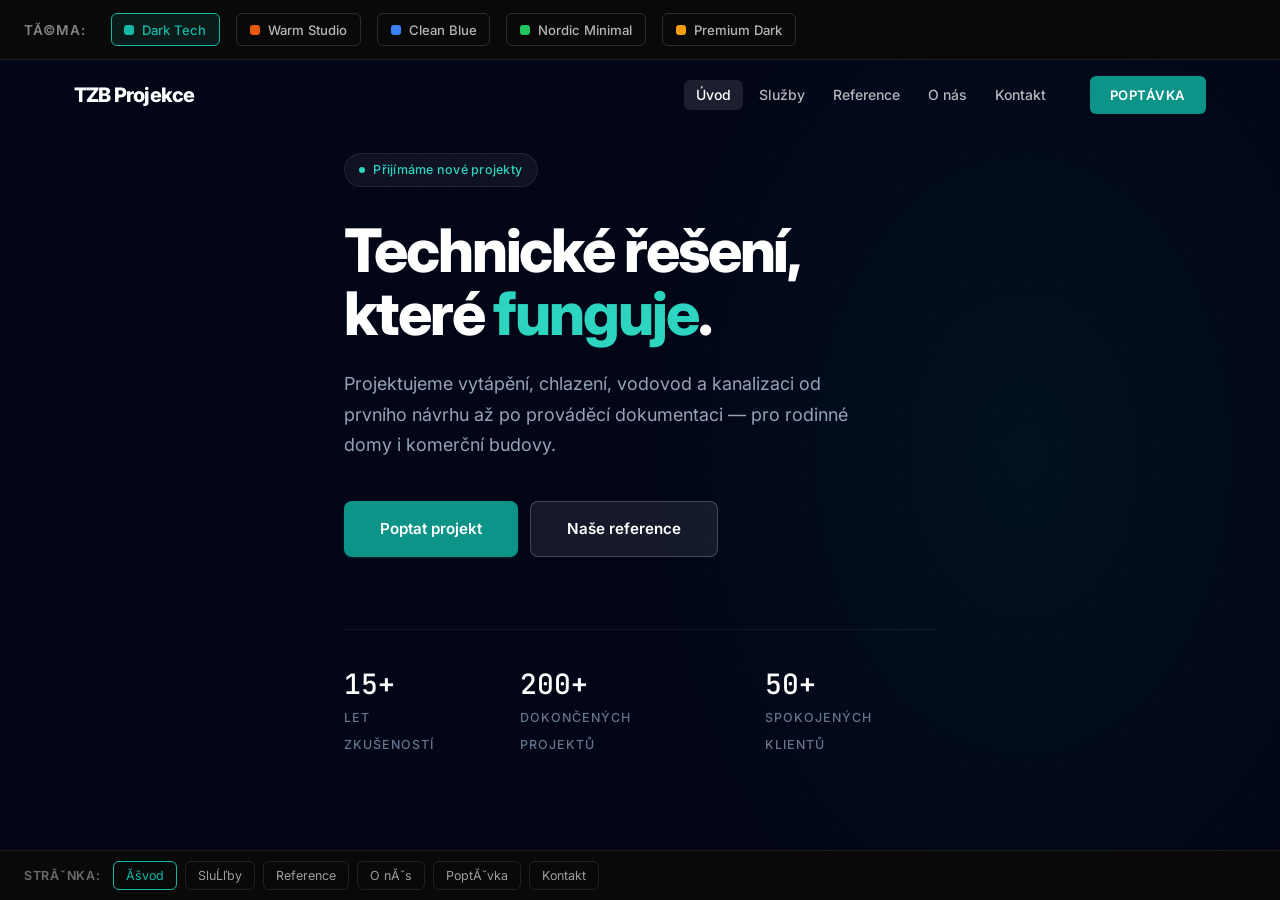
<file: index.html>
﻿<!DOCTYPE html>
<html lang="cs">
<head>
    <meta charset="UTF-8">
    <meta name="viewport" content="width=device-width, initial-scale=1.0">
    <title>PĹ™ehled designovĂ˝ch variant â€” TZB Projekce</title>
    <style>
        @import url('https://fonts.googleapis.com/css2?family=Inter:wght@400;500;600;700&display=swap');
        * { box-sizing: border-box; margin: 0; padding: 0; }
        body { font-family: 'Inter', system-ui, sans-serif; background: #0a0a0a; color: #fff; margin: 0; overflow: hidden; }
        
        .switcher-bar {
            position: fixed; top: 0; left: 0; right: 0; height: 60px;
            background: rgba(10,10,10,0.95);
            border-bottom: 1px solid rgba(255,255,255,0.08);
            padding: 0 1.5rem;
            z-index: 9999;
            display: flex; align-items: center; gap: 1rem;
            overflow-x: auto;
        }
        .switcher-bar h2 {
            font-size: 0.85rem; font-weight: 600;
            color: rgba(255,255,255,0.5);
            text-transform: uppercase;
            letter-spacing: 0.08em;
            margin-right: 0.5rem;
            white-space: nowrap;
        }
        .theme-btn {
            padding: 0.45rem 0.8rem;
            border: 1.5px solid rgba(255,255,255,0.15);
            background: transparent;
            color: rgba(255,255,255,0.7);
            border-radius: 6px;
            cursor: pointer;
            font-family: inherit;
            font-size: 0.82rem;
            font-weight: 500;
            transition: all 0.2s ease;
            display: flex; align-items: center; gap: 0.5rem;
            white-space: nowrap;
        }
        .theme-btn:hover { border-color: rgba(255,255,255,0.3); color: #fff; background: rgba(255,255,255,0.05); }
        .theme-btn.active { border-color: #14b8a6; color: #14b8a6; background: rgba(20, 184, 166, 0.1); }
        .theme-btn .dot { width: 10px; height: 10px; border-radius: 3px; flex-shrink: 0; }
        
        .preview-frame {
            position: absolute; top: 60px; bottom: 50px; left: 0; right: 0;
            width: 100%; height: calc(100vh - 110px);
            border: none;
            background: #fff;
        }

        .page-links {
            position: fixed; bottom: 0; left: 0; right: 0; height: 50px;
            background: rgba(10,10,10,0.95);
            border-top: 1px solid rgba(255,255,255,0.08);
            padding: 0 1.5rem;
            z-index: 9999;
            display: flex; align-items: center; gap: 0.5rem;
            overflow-x: auto;
        }
        .page-links span {
            font-size: 0.78rem; color: rgba(255,255,255,0.4);
            margin-right: 0.25rem; text-transform: uppercase;
            letter-spacing: 0.06em; font-weight: 600;
        }
        .page-link {
            padding: 0.35rem 0.75rem;
            border: 1px solid rgba(255,255,255,0.1);
            background: transparent; color: rgba(255,255,255,0.6);
            border-radius: 6px; cursor: pointer;
            font-family: inherit; font-size: 0.78rem;
            transition: all 0.2s ease;
            white-space: nowrap;
        }
        .page-link:hover { border-color: rgba(255,255,255,0.25); color: #fff; }
        .page-link.active { border-color: #14b8a6; color: #14b8a6; }
    </style>
</head>
<body>
    <div class="switcher-bar">
        <h2>TĂ©ma:</h2>
        <button class="theme-btn active" data-theme="theme-dark-tech">
            <span class="dot" style="background: #14b8a6;"></span> Dark Tech
        </button>
        <button class="theme-btn" data-theme="theme-warm-studio">
            <span class="dot" style="background: #ea580c;"></span> Warm Studio
        </button>
        <button class="theme-btn" data-theme="theme-clean-blue">
            <span class="dot" style="background: #3b82f6;"></span> Clean Blue
        </button>
        <button class="theme-btn" data-theme="theme-nordic-minimal">
            <span class="dot" style="background: #22c55e;"></span> Nordic Minimal
        </button>
        <button class="theme-btn" data-theme="theme-premium-dark">
            <span class="dot" style="background: #f59e0b;"></span> Premium Dark
        </button>
    </div>

    <!-- PĹ™ebĂ­rĂˇme tĂ©ma bezpeÄŤnÄ› pĹ™es URL parametry, coĹľ funguje i lokĂˇlnÄ› -->
    <iframe id="preview" class="preview-frame" src="uvod.html?theme=theme-dark-tech"></iframe>

    <div class="page-links">
        <span>StrĂˇnka:</span>
        <button class="page-link active" data-page="uvod.html">Ăšvod</button>
        <button class="page-link" data-page="sluzby.html">SluĹľby</button>
        <button class="page-link" data-page="reference.html">Reference</button>
        <button class="page-link" data-page="o-nas.html">O nĂˇs</button>
        <button class="page-link" data-page="poptavka.html">PoptĂˇvka</button>
        <button class="page-link" data-page="kontakt.html">Kontakt</button>
    </div>

    <script>
        let currentTheme = 'theme-dark-tech';
        let currentPage = 'uvod.html';

        function loadFrame() {
            const iframe = document.getElementById('preview');
            // ZmÄ›nĂ­ zdroj iframu s pĹ™edanĂ˝m parametrem tĂ©matu (CORS-bezpeÄŤnĂ© Ĺ™eĹˇenĂ­)
            iframe.src = currentPage + '?theme=' + currentTheme;
        }

        // TlaÄŤĂ­tka tĂ©mat
        document.querySelectorAll('.theme-btn').forEach(btn => {
            btn.addEventListener('click', () => {
                document.querySelectorAll('.theme-btn').forEach(b => b.classList.remove('active'));
                btn.classList.add('active');
                currentTheme = btn.dataset.theme;
                loadFrame();
            });
        });

        // TlaÄŤĂ­tka strĂˇnek
        document.querySelectorAll('.page-link').forEach(btn => {
            btn.addEventListener('click', () => {
                document.querySelectorAll('.page-link').forEach(b => b.classList.remove('active'));
                btn.classList.add('active');
                currentPage = btn.dataset.page;
                loadFrame();
            });
        });
    </script>
</body>
</html>
</file>
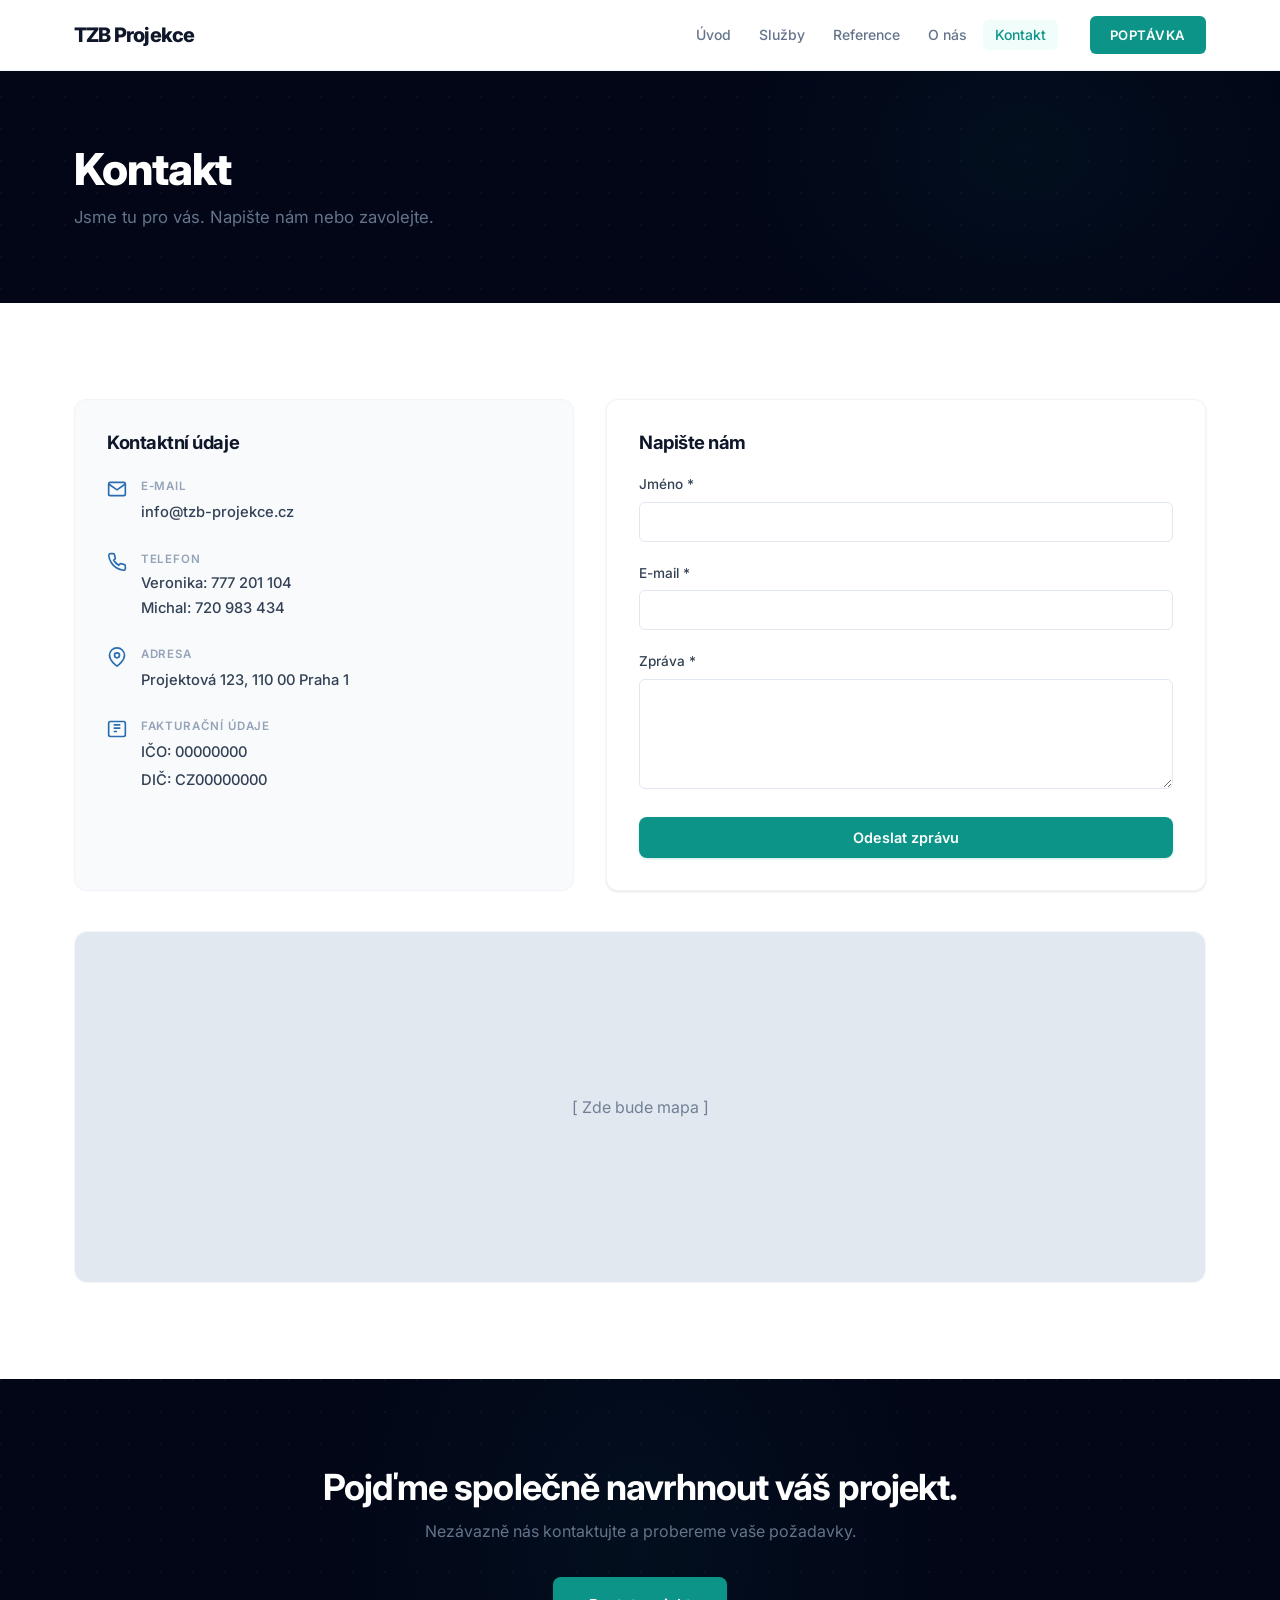
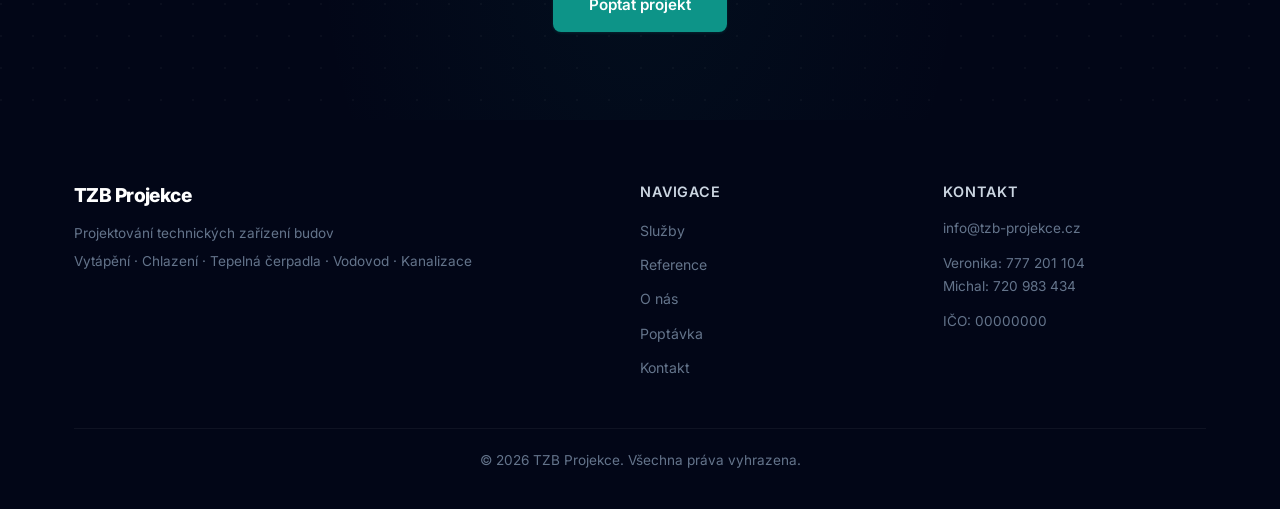
<file: kontakt.html>
﻿<!DOCTYPE html>
<html lang="cs">
<head>
    <meta charset="UTF-8">
    <meta name="viewport" content="width=device-width, initial-scale=1.0">
    <title>Kontakt — TZB Projekce</title>
    <link rel="stylesheet" href="css/style.css">
</head>
<body>
    <header class="header">
        <div class="container header-inner">
            <a href="uvod.html" class="logo">TZB Projekce</a>
            <button class="mobile-menu-toggle" aria-label="Otevřít menu"><span class="hamburger"></span></button>
            <nav class="main-nav">
                <ul class="nav-list">
                    <li><a href="uvod.html">Úvod</a></li>
                    <li><a href="sluzby.html">Služby</a></li>
                    <li><a href="reference.html">Reference</a></li>
                    <li><a href="o-nas.html">O nás</a></li>
                    <li><a href="kontakt.html" class="active">Kontakt</a></li>
                </ul>
                <a href="poptavka.html" class="btn-cta-nav">POPTÁVKA</a>
            </nav>
        </div>
    </header>

    <main>
        <section class="page-hero">
            <div class="container">
                <h1>Kontakt</h1>
                <p class="subtitle">Jsme tu pro vás. Napište nám nebo zavolejte.</p>
            </div>
        </section>

        <section class="section">
            <div class="container">
                <div class="contact-layout">
                    <div class="contact-info-box" data-animate="fade-up">
                        <h2>Kontaktní údaje</h2>
                        <div class="contact-item">
                            <svg width="20" height="20" viewBox="0 0 24 24" fill="none" stroke="#2b6cb0" stroke-width="2"><path d="M4 4h16c1.1 0 2 .9 2 2v12c0 1.1-.9 2-2 2H4c-1.1 0-2-.9-2-2V6c0-1.1.9-2 2-2z"/><polyline points="22,6 12,13 2,6"/></svg>
                            <div>
                                <strong>E-mail</strong>
                                <a href="mailto:info@tzb-projekce.cz">info@tzb-projekce.cz</a>
                            </div>
                        </div>
                        <div class="contact-item">
                            <svg width="20" height="20" viewBox="0 0 24 24" fill="none" stroke="#2b6cb0" stroke-width="2"><path d="M22 16.92v3a2 2 0 0 1-2.18 2 19.79 19.79 0 0 1-8.63-3.07 19.5 19.5 0 0 1-6-6 19.79 19.79 0 0 1-3.07-8.67A2 2 0 0 1 4.11 2h3a2 2 0 0 1 2 1.72 12.84 12.84 0 0 0 .7 2.81 2 2 0 0 1-.45 2.11L8.09 9.91a16 16 0 0 0 6 6l1.27-1.27a2 2 0 0 1 2.11-.45 12.84 12.84 0 0 0 2.81.7A2 2 0 0 1 22 16.92z"/></svg>
                            <div>
                                <strong>Telefon</strong>
                                <a href="tel:+420777201104" style="display:block;">Veronika: 777 201 104</a>
                                <a href="tel:+420720983434" style="display:block;">Michal: 720 983 434</a>
                            </div>
                        </div>
                        <div class="contact-item">
                            <svg width="20" height="20" viewBox="0 0 24 24" fill="none" stroke="#2b6cb0" stroke-width="2"><path d="M21 10c0 7-9 13-9 13s-9-6-9-13a9 9 0 0 1 18 0z"/><circle cx="12" cy="10" r="3"/></svg>
                            <div>
                                <strong>Adresa</strong>
                                <span>Projektová 123, 110 00 Praha 1</span>
                            </div>
                        </div>
                        <div class="contact-item">
                            <svg width="20" height="20" viewBox="0 0 24 24" fill="none" stroke="#2b6cb0" stroke-width="2"><rect x="2" y="3" width="20" height="18" rx="2"/><path d="M8 7h8M8 11h8M8 15h4"/></svg>
                            <div>
                                <strong>Fakturační údaje</strong>
                                <span>IČO: 00000000<br>DIČ: CZ00000000</span>
                            </div>
                        </div>
                    </div>

                    <div class="contact-form-box" data-animate="fade-up">
                        <h2>Napište nám</h2>
                        <form action="#" method="POST">
                            <div class="form-group">
                                <label class="form-label">Jméno *</label>
                                <input type="text" class="form-control" required>
                            </div>
                            <div class="form-group">
                                <label class="form-label">E-mail *</label>
                                <input type="email" class="form-control" required>
                            </div>
                            <div class="form-group">
                                <label class="form-label">Zpráva *</label>
                                <textarea class="form-control" rows="4" required></textarea>
                            </div>
                            <button type="submit" class="btn btn-primary" style="width: 100%">Odeslat zprávu</button>
                        </form>
                    </div>
                </div>

                <div class="map-section" data-animate="fade-up">
                    <div style="width: 100%; height: 350px; background: #e2e8f0; display: flex; align-items: center; justify-content: center; color: #718096; border-radius: 12px;">
                        [ Zde bude mapa ]
                    </div>
                </div>
            </div>
        </section>

        <section class="cta-banner">
            <div class="container text-center" data-animate="fade-up">
                <h2>Pojďme společně navrhnout váš projekt.</h2>
                <p>Nezávazně nás kontaktujte a probereme vaše požadavky.</p>
                <a href="poptavka.html" class="btn btn-primary btn-large">Poptat projekt</a>
            </div>
        </section>
    </main>

    <footer class="footer">
        <div class="container">
            <div class="footer-grid">
                <div class="footer-col">
                    <h3 class="footer-logo">TZB Projekce</h3>
                    <p class="footer-desc">Projektování technických zařízení budov</p>
                    <p class="footer-services">Vytápění · Chlazení · Tepelná čerpadla · Vodovod · Kanalizace</p>
                </div>
                <div class="footer-col">
                    <h4>Navigace</h4>
                    <ul>
                        <li><a href="sluzby.html">Služby</a></li>
                        <li><a href="reference.html">Reference</a></li>
                        <li><a href="o-nas.html">O nás</a></li>
                        <li><a href="poptavka.html">Poptávka</a></li>
                        <li><a href="kontakt.html">Kontakt</a></li>
                    </ul>
                </div>
                <div class="footer-col">
                    <h4>Kontakt</h4>
                    <p>info@tzb-projekce.cz</p>
                    <p>Veronika: 777 201 104<br>Michal: 720 983 434</p>
                    <p>IČO: 00000000</p>
                </div>
            </div>
            <div class="footer-bottom">
                <p>&copy; 2026 TZB Projekce. Všechna práva vyhrazena.</p>
            </div>
        </div>
    </footer>
    <script src="js/main.js"></script>
</body>
</html>
</file>
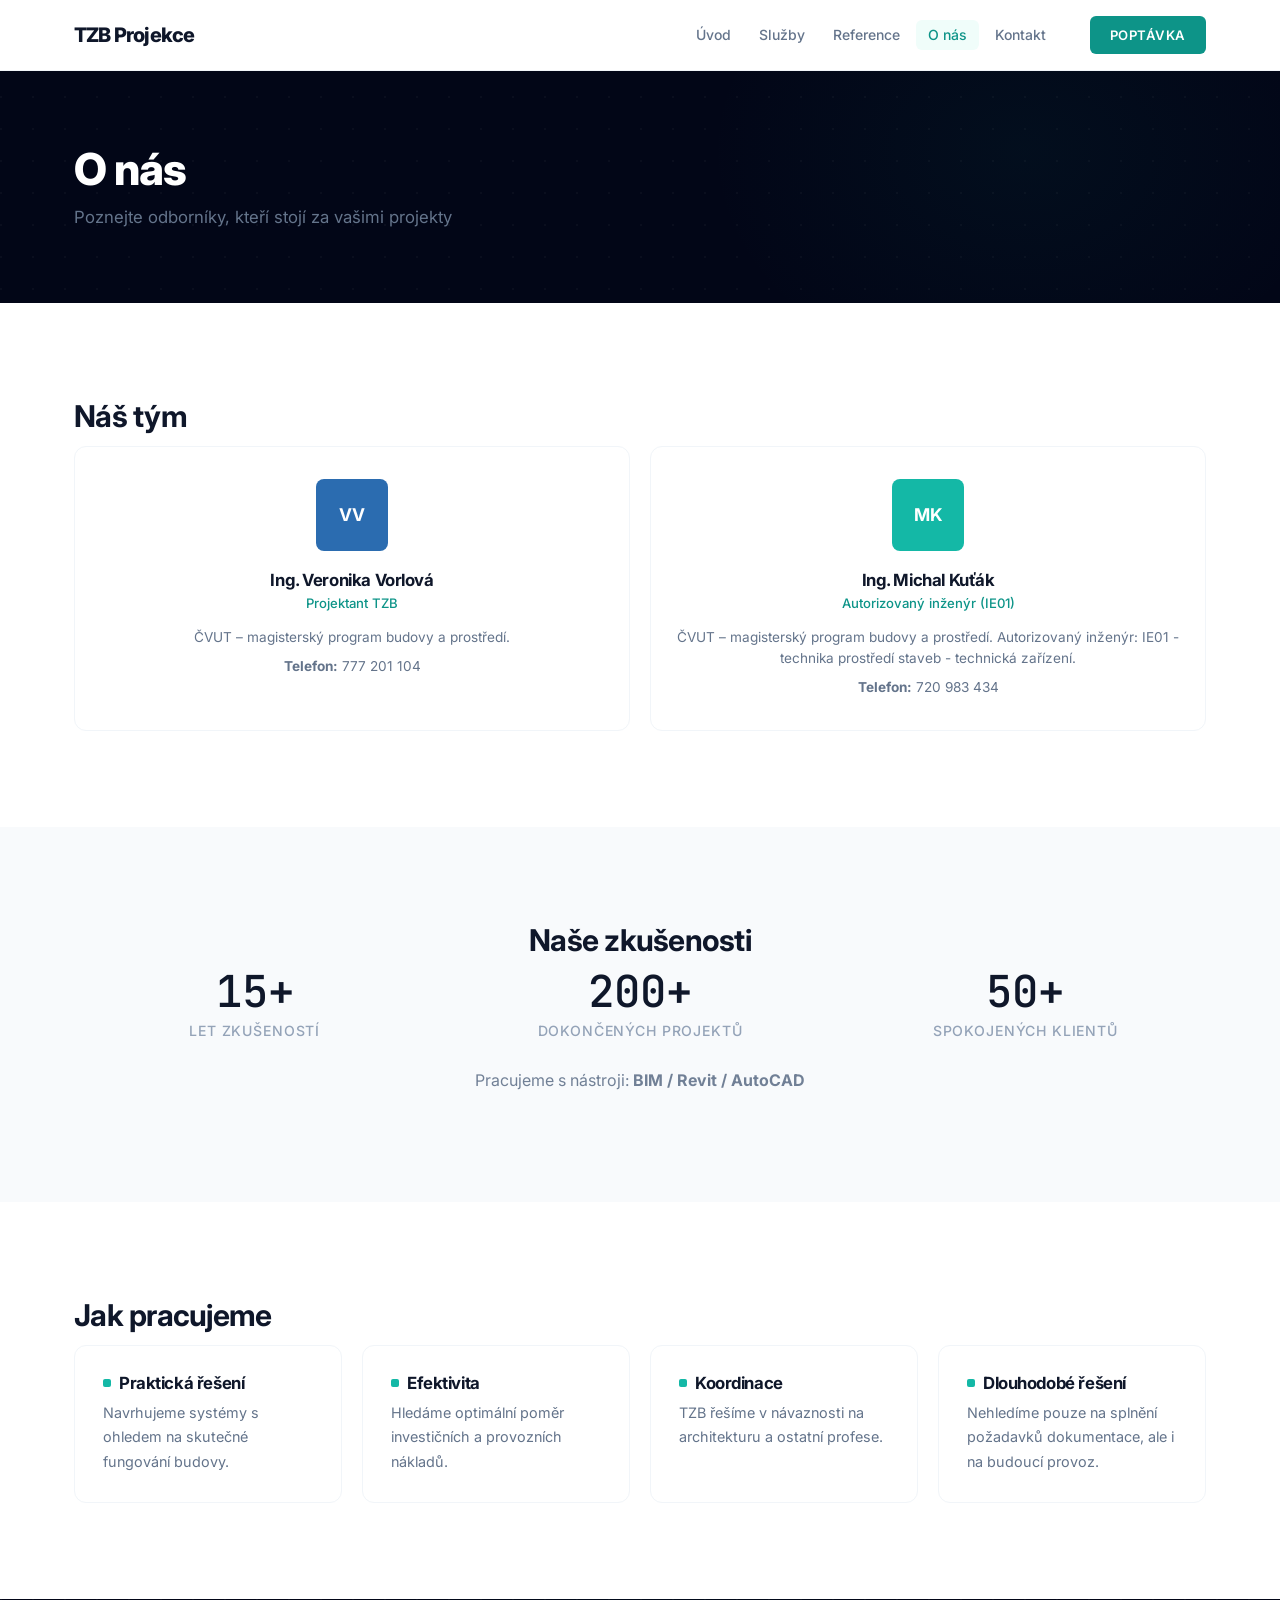
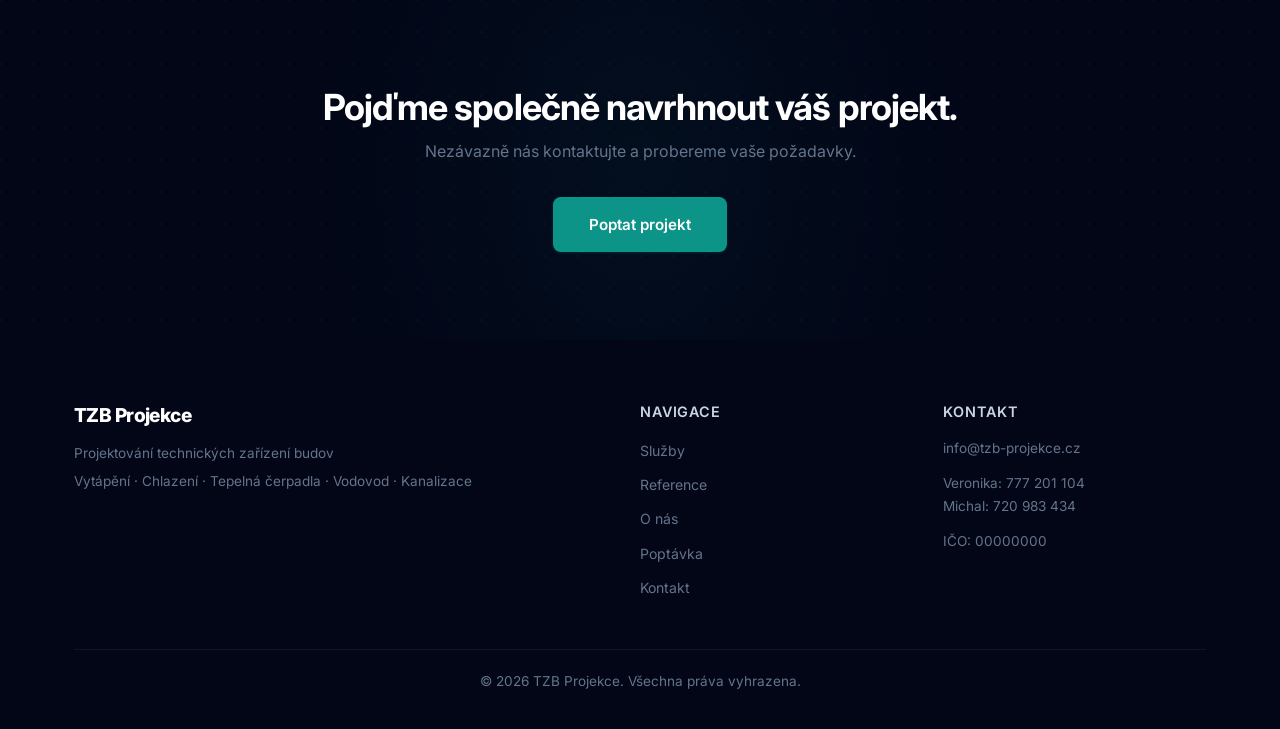
<file: o-nas.html>
﻿<!DOCTYPE html>
<html lang="cs">
<head>
    <meta charset="UTF-8">
    <meta name="viewport" content="width=device-width, initial-scale=1.0">
    <title>O nás — TZB Projekce</title>
    <link rel="stylesheet" href="css/style.css">
</head>
<body>
    <header class="header">
        <div class="container header-inner">
            <a href="uvod.html" class="logo">TZB Projekce</a>
            <button class="mobile-menu-toggle" aria-label="Otevřít menu"><span class="hamburger"></span></button>
            <nav class="main-nav">
                <ul class="nav-list">
                    <li><a href="uvod.html">Úvod</a></li>
                    <li><a href="sluzby.html">Služby</a></li>
                    <li><a href="reference.html">Reference</a></li>
                    <li><a href="o-nas.html" class="active">O nás</a></li>
                    <li><a href="kontakt.html">Kontakt</a></li>
                </ul>
                <a href="poptavka.html" class="btn-cta-nav">POPTÁVKA</a>
            </nav>
        </div>
    </header>

    <main>
        <section class="page-hero">
            <div class="container">
                <h1>O nás</h1>
                <p class="subtitle">Poznejte odborníky, kteří stojí za vašimi projekty</p>
            </div>
        </section>

        <section class="section">
            <div class="container">
                <h2 class="section-title" data-animate="fade-up">Náš tým</h2>
                <div class="team-grid" data-animate="fade-up">
                    <div class="team-card">
                        <div class="avatar" style="background-color: #2b6cb0;">VV</div>
                        <div class="team-info">
                            <h3>Ing. Veronika Vorlová</h3>
                            <p class="position">Projektant TZB</p>
                            <p class="description">ČVUT – magisterský program budovy a prostředí.</p>
                            <p class="description" style="margin-top:0.5rem;"><strong>Telefon:</strong> 777 201 104</p>
                        </div>
                    </div>
                    <div class="team-card">
                        <div class="avatar" style="background-color: #14b8a6;">MK</div>
                        <div class="team-info">
                            <h3>Ing. Michal Kuťák</h3>
                            <p class="position">Autorizovaný inženýr (IE01)</p>
                            <p class="description">ČVUT – magisterský program budovy a prostředí. Autorizovaný inženýr: IE01 - technika prostředí staveb - technická zařízení.</p>
                            <p class="description" style="margin-top:0.5rem;"><strong>Telefon:</strong> 720 983 434</p>
                        </div>
                    </div>
                </div>
            </div>
        </section>

        <section class="section bg-light">
            <div class="container">
                <h2 class="section-title text-center" data-animate="fade-up">Naše zkušenosti</h2>
                <div class="stats-grid" data-animate="fade-up">
                    <div class="stat-item">
                        <span class="stat-number">15+</span>
                        <span class="stat-text">let zkušeností</span>
                    </div>
                    <div class="stat-item">
                        <span class="stat-number">200+</span>
                        <span class="stat-text">dokončených projektů</span>
                    </div>
                    <div class="stat-item">
                        <span class="stat-number">50+</span>
                        <span class="stat-text">spokojených klientů</span>
                    </div>
                </div>
                <p class="text-center" style="margin-top: 1.5rem; color: #718096;">Pracujeme s nástroji: <strong>BIM / Revit / AutoCAD</strong></p>
            </div>
        </section>

        <section class="section">
            <div class="container">
                <h2 class="section-title" data-animate="fade-up">Jak pracujeme</h2>
                <div class="values-grid" data-animate="fade-up">
                    <div class="value-card">
                        <h3>Praktická řešení</h3>
                        <p>Navrhujeme systémy s ohledem na skutečné fungování budovy.</p>
                    </div>
                    <div class="value-card">
                        <h3>Efektivita</h3>
                        <p>Hledáme optimální poměr investičních a provozních nákladů.</p>
                    </div>
                    <div class="value-card">
                        <h3>Koordinace</h3>
                        <p>TZB řešíme v návaznosti na architekturu a ostatní profese.</p>
                    </div>
                    <div class="value-card">
                        <h3>Dlouhodobé řešení</h3>
                        <p>Nehledíme pouze na splnění požadavků dokumentace, ale i na budoucí provoz.</p>
                    </div>
                </div>
            </div>
        </section>

        <section class="cta-banner">
            <div class="container text-center" data-animate="fade-up">
                <h2>Pojďme společně navrhnout váš projekt.</h2>
                <p>Nezávazně nás kontaktujte a probereme vaše požadavky.</p>
                <a href="poptavka.html" class="btn btn-primary btn-large">Poptat projekt</a>
            </div>
        </section>
    </main>

    <footer class="footer">
        <div class="container">
            <div class="footer-grid">
                <div class="footer-col">
                    <h3 class="footer-logo">TZB Projekce</h3>
                    <p class="footer-desc">Projektování technických zařízení budov</p>
                    <p class="footer-services">Vytápění · Chlazení · Tepelná čerpadla · Vodovod · Kanalizace</p>
                </div>
                <div class="footer-col">
                    <h4>Navigace</h4>
                    <ul>
                        <li><a href="sluzby.html">Služby</a></li>
                        <li><a href="reference.html">Reference</a></li>
                        <li><a href="o-nas.html">O nás</a></li>
                        <li><a href="poptavka.html">Poptávka</a></li>
                        <li><a href="kontakt.html">Kontakt</a></li>
                    </ul>
                </div>
                <div class="footer-col">
                    <h4>Kontakt</h4>
                    <p>info@tzb-projekce.cz</p>
                    <p>Veronika: 777 201 104<br>Michal: 720 983 434</p>
                    <p>IČO: 00000000</p>
                </div>
            </div>
            <div class="footer-bottom">
                <p>&copy; 2026 TZB Projekce. Všechna práva vyhrazena.</p>
            </div>
        </div>
    </footer>
    <script src="js/main.js"></script>
</body>
</html>
</file>
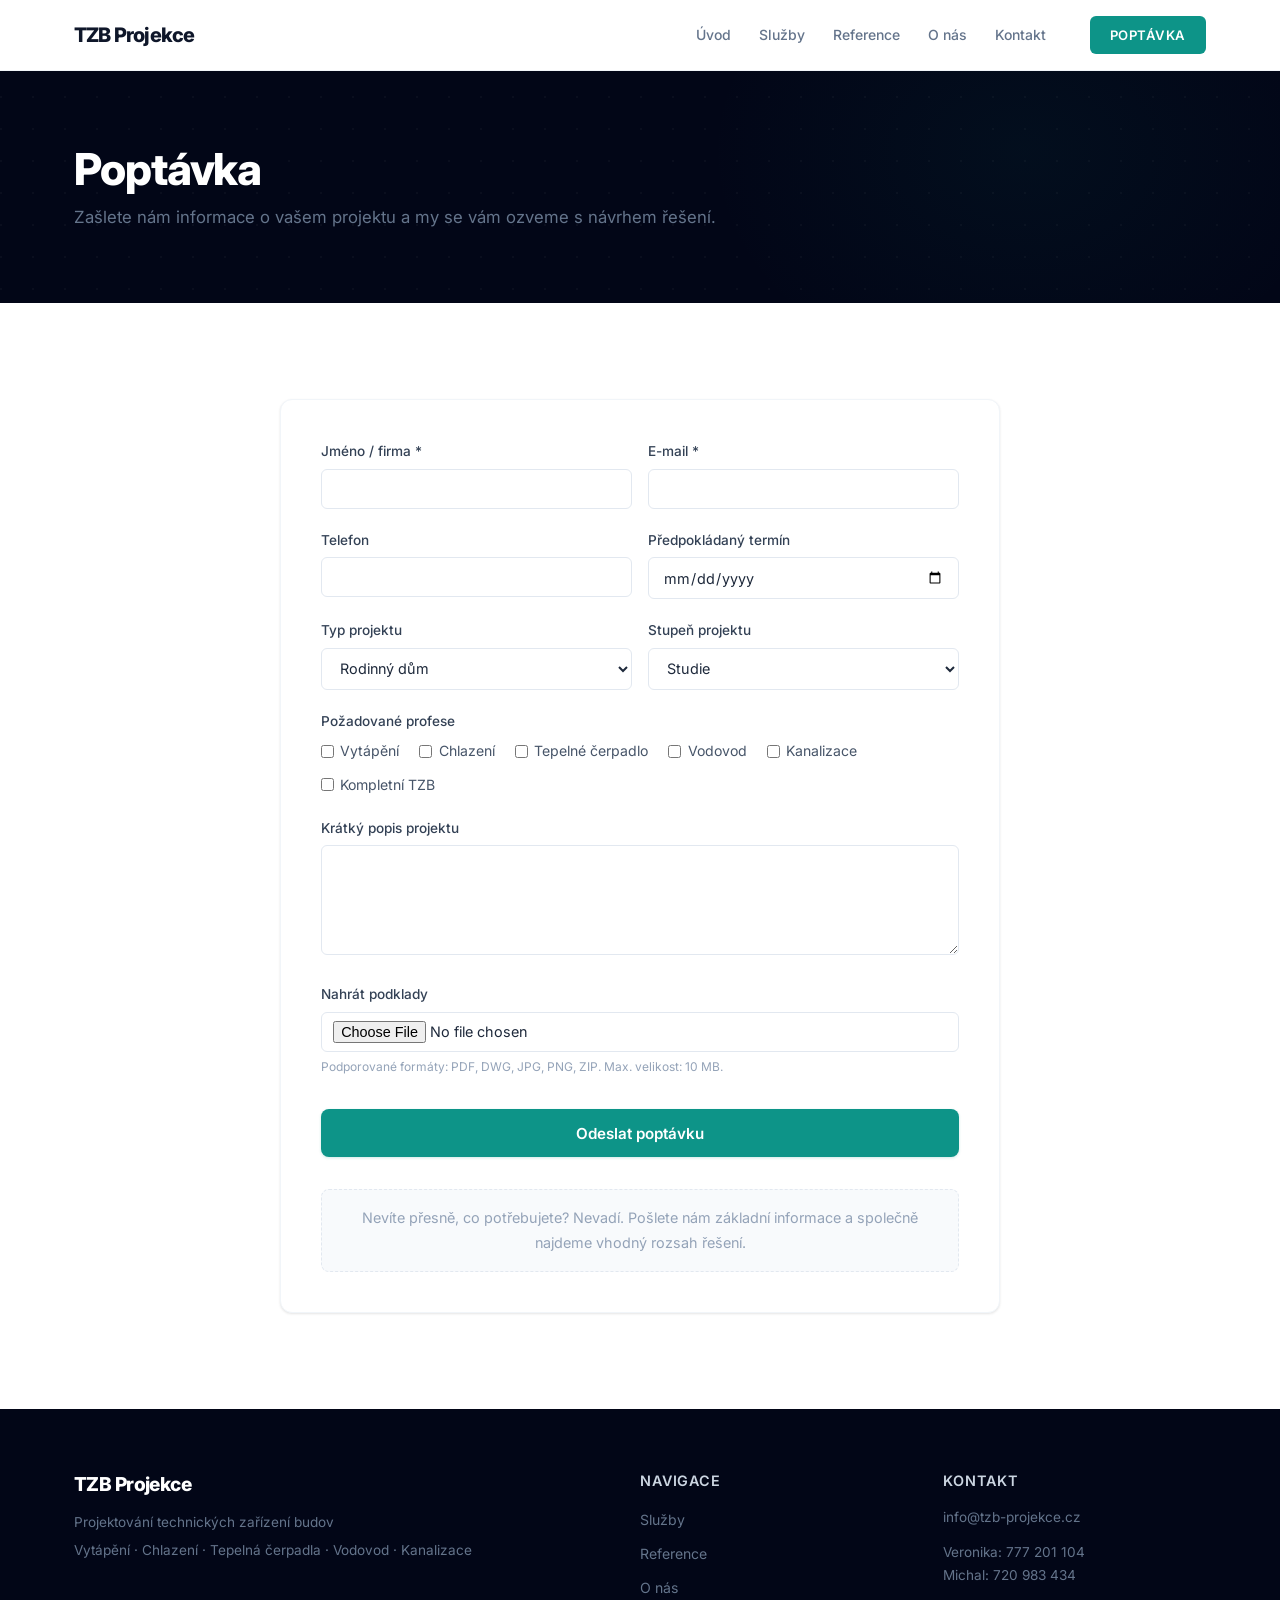
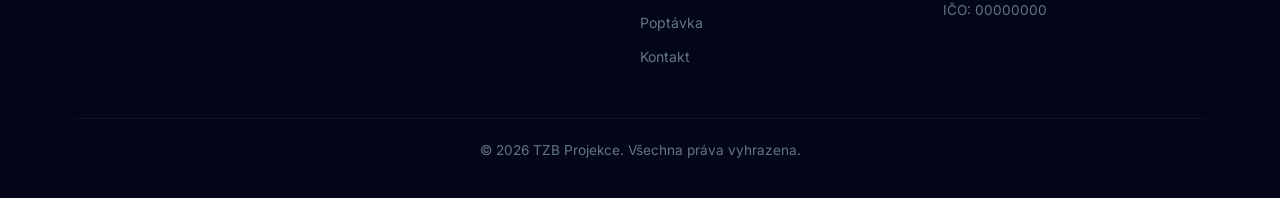
<file: poptavka.html>
﻿<!DOCTYPE html>
<html lang="cs">
<head>
    <meta charset="UTF-8">
    <meta name="viewport" content="width=device-width, initial-scale=1.0">
    <title>Poptávka — TZB Projekce</title>
    <link rel="stylesheet" href="css/style.css">
</head>
<body>
    <header class="header">
        <div class="container header-inner">
            <a href="uvod.html" class="logo">TZB Projekce</a>
            <button class="mobile-menu-toggle" aria-label="Otevřít menu"><span class="hamburger"></span></button>
            <nav class="main-nav">
                <ul class="nav-list">
                    <li><a href="uvod.html">Úvod</a></li>
                    <li><a href="sluzby.html">Služby</a></li>
                    <li><a href="reference.html">Reference</a></li>
                    <li><a href="o-nas.html">O nás</a></li>
                    <li><a href="kontakt.html">Kontakt</a></li>
                </ul>
                <a href="poptavka.html" class="btn-cta-nav active">POPTÁVKA</a>
            </nav>
        </div>
    </header>
    <main>
        <section class="page-hero">
            <div class="container">
                <h1>Poptávka</h1>
                <p class="subtitle">Zašlete nám informace o vašem projektu a my se vám ozveme s návrhem řešení.</p>
            </div>
        </section>
        <section class="section">
            <div class="container">
                <div class="form-wrapper" data-animate="fade-up">
                    <!-- Form action needs backend configuration -->
                    <form action="#" method="POST" enctype="multipart/form-data">
                        <div class="form-row">
                            <div class="form-group">
                                <label class="form-label">Jméno / firma *</label>
                                <input type="text" class="form-control" required>
                            </div>
                            <div class="form-group">
                                <label class="form-label">E-mail *</label>
                                <input type="email" class="form-control" required>
                            </div>
                        </div>
                        <div class="form-row">
                            <div class="form-group">
                                <label class="form-label">Telefon</label>
                                <input type="tel" class="form-control">
                            </div>
                            <div class="form-group">
                                <label class="form-label">Předpokládaný termín</label>
                                <input type="date" class="form-control">
                            </div>
                        </div>
                        <div class="form-row">
                            <div class="form-group">
                                <label class="form-label">Typ projektu</label>
                                <select class="form-control">
                                    <option value="rodinny-dum">Rodinný dům</option>
                                    <option value="bytovy-dum">Bytový dům</option>
                                    <option value="administrativni-budova">Administrativní budova</option>
                                    <option value="komercni-objekt">Komerční objekt</option>
                                    <option value="rekonstrukce">Rekonstrukce</option>
                                    <option value="jine">Jiné</option>
                                </select>
                            </div>
                            <div class="form-group">
                                <label class="form-label">Stupeň projektu</label>
                                <select class="form-control">
                                    <option value="studie">Studie</option>
                                    <option value="povoleni">Dokumentace pro povolení</option>
                                    <option value="provadeci">Prováděcí dokumentace</option>
                                    <option value="nevim">Nevím – potřebuji konzultaci</option>
                                </select>
                            </div>
                        </div>
                        <div class="form-group">
                            <label class="form-label">Požadované profese</label>
                            <div class="checkbox-group">
                                <label><input type="checkbox" name="profese" value="vytapeni"> Vytápění</label>
                                <label><input type="checkbox" name="profese" value="chlazeni"> Chlazení</label>
                                <label><input type="checkbox" name="profese" value="tepelne-cerpadlo"> Tepelné čerpadlo</label>
                                <label><input type="checkbox" name="profese" value="vodovod"> Vodovod</label>
                                <label><input type="checkbox" name="profese" value="kanalizace"> Kanalizace</label>
                                <label><input type="checkbox" name="profese" value="kompletni"> Kompletní TZB</label>
                            </div>
                        </div>
                        <div class="form-group">
                            <label class="form-label">Krátký popis projektu</label>
                            <textarea class="form-control" rows="5"></textarea>
                        </div>
                        <div class="form-group">
                            <label class="form-label">Nahrát podklady</label>
                            <input type="file" class="form-control" accept=".pdf,.dwg,.jpg,.png,.zip">
                            <span class="form-hint">Podporované formáty: PDF, DWG, JPG, PNG, ZIP. Max. velikost: 10 MB.</span>
                        </div>
                        <div style="margin-top: 2rem;">
                            <button type="submit" class="btn btn-primary btn-large" style="width: 100%">Odeslat poptávku</button>
                        </div>
                    </form>
                    <div class="form-note">
                        Nevíte přesně, co potřebujete? Nevadí. Pošlete nám základní informace a společně najdeme vhodný rozsah řešení.
                    </div>
                </div>
            </div>
        </section>
    </main>
    <footer class="footer">
        <div class="container">
            <div class="footer-grid">
                <div class="footer-col">
                    <h3 class="footer-logo">TZB Projekce</h3>
                    <p class="footer-desc">Projektování technických zařízení budov</p>
                    <p class="footer-services">Vytápění · Chlazení · Tepelná čerpadla · Vodovod · Kanalizace</p>
                </div>
                <div class="footer-col">
                    <h4>Navigace</h4>
                    <ul>
                        <li><a href="sluzby.html">Služby</a></li>
                        <li><a href="reference.html">Reference</a></li>
                        <li><a href="o-nas.html">O nás</a></li>
                        <li><a href="poptavka.html">Poptávka</a></li>
                        <li><a href="kontakt.html">Kontakt</a></li>
                    </ul>
                </div>
                <div class="footer-col">
                    <h4>Kontakt</h4>
                    <p>info@tzb-projekce.cz</p>
                    <p>Veronika: 777 201 104<br>Michal: 720 983 434</p>
                    <p>IČO: 00000000</p>
                </div>
            </div>
            <div class="footer-bottom">
                <p>&copy; 2026 TZB Projekce. Všechna práva vyhrazena.</p>
            </div>
        </div>
    </footer>
    <script src="js/main.js"></script>
</body>
</html>
</file>
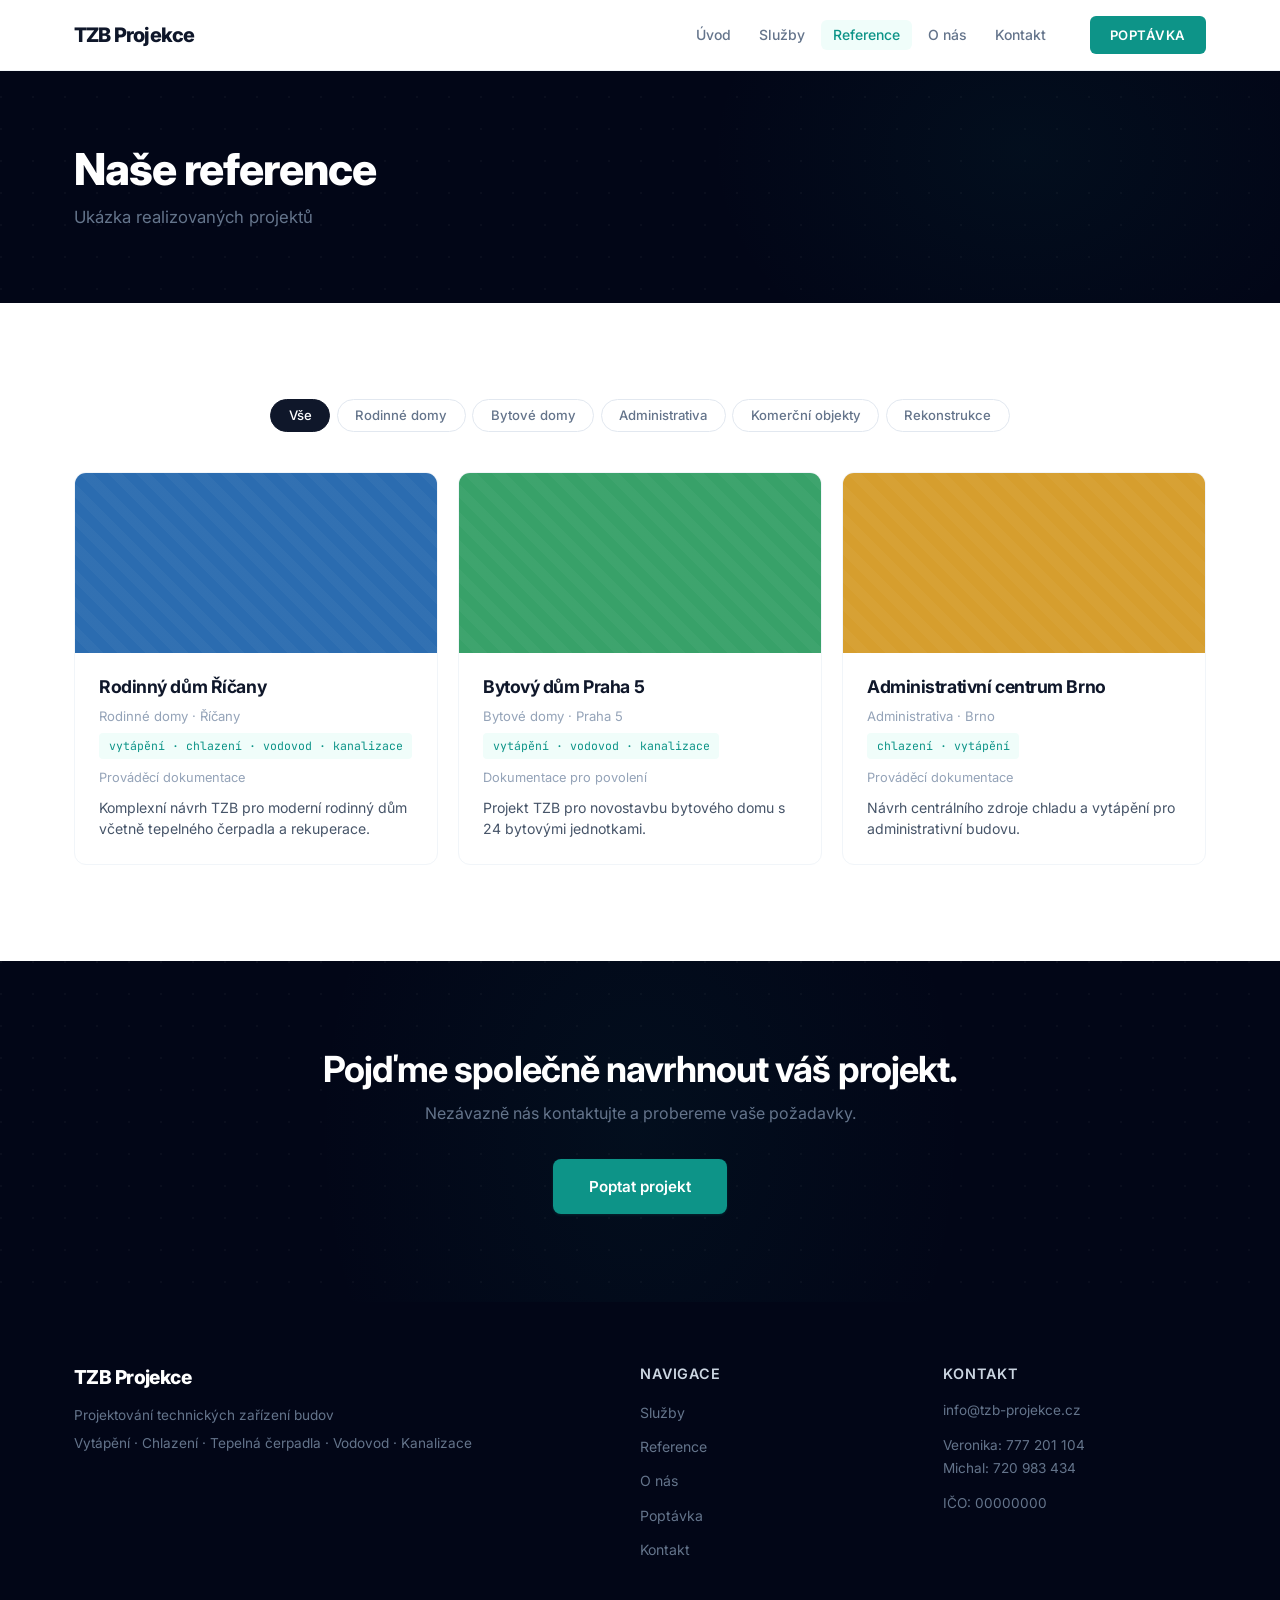
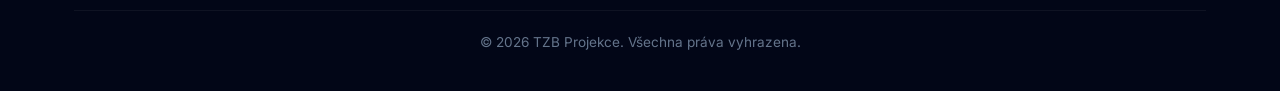
<file: reference.html>
﻿<!DOCTYPE html>
<html lang="cs">
<head>
    <meta charset="UTF-8">
    <meta name="viewport" content="width=device-width, initial-scale=1.0">
    <title>Reference — TZB Projekce</title>
    <link rel="stylesheet" href="css/style.css">
</head>
<body>
    <header class="header">
        <div class="container header-inner">
            <a href="uvod.html" class="logo">TZB Projekce</a>
            <button class="mobile-menu-toggle" aria-label="Otevřít menu"><span class="hamburger"></span></button>
            <nav class="main-nav">
                <ul class="nav-list">
                    <li><a href="uvod.html">Úvod</a></li>
                    <li><a href="sluzby.html">Služby</a></li>
                    <li><a href="reference.html" class="active">Reference</a></li>
                    <li><a href="o-nas.html">O nás</a></li>
                    <li><a href="kontakt.html">Kontakt</a></li>
                </ul>
                <a href="poptavka.html" class="btn-cta-nav">POPTÁVKA</a>
            </nav>
        </div>
    </header>
    <main>
        <section class="page-hero">
            <div class="container">
                <h1>Naše reference</h1>
                <p class="subtitle">Ukázka realizovaných projektů</p>
            </div>
        </section>
        <section class="section">
            <div class="container">
                <div class="filter-controls" data-animate="fade-up">
                    <button class="filter-btn active" data-filter="all">Vše</button>
                    <button class="filter-btn" data-filter="rodinne-domy">Rodinné domy</button>
                    <button class="filter-btn" data-filter="bytove-domy">Bytové domy</button>
                    <button class="filter-btn" data-filter="administrativa">Administrativa</button>
                    <button class="filter-btn" data-filter="komercni">Komerční objekty</button>
                    <button class="filter-btn" data-filter="rekonstrukce">Rekonstrukce</button>
                </div>
                <div class="reference-grid" data-animate="fade-up">
                    <!-- Placeholder reference items -->
                    <div class="reference-card" data-category="rodinne-domy">
                        <div class="card-img-placeholder" style="background-color: #2b6cb0;"></div>
                        <div class="card-content">
                            <h3>Rodinný dům Říčany</h3>
                            <p class="meta">Rodinné domy · Říčany</p>
                            <span class="scope">vytápění · chlazení · vodovod · kanalizace</span>
                            <p class="doc-level">Prováděcí dokumentace</p>
                            <p class="desc">Komplexní návrh TZB pro moderní rodinný dům včetně tepelného čerpadla a rekuperace.</p>
                        </div>
                    </div>
                    <div class="reference-card" data-category="bytove-domy">
                        <div class="card-img-placeholder" style="background-color: #38a169;"></div>
                        <div class="card-content">
                            <h3>Bytový dům Praha 5</h3>
                            <p class="meta">Bytové domy · Praha 5</p>
                            <span class="scope">vytápění · vodovod · kanalizace</span>
                            <p class="doc-level">Dokumentace pro povolení</p>
                            <p class="desc">Projekt TZB pro novostavbu bytového domu s 24 bytovými jednotkami.</p>
                        </div>
                    </div>
                    <div class="reference-card" data-category="administrativa">
                        <div class="card-img-placeholder" style="background-color: #d69e2e;"></div>
                        <div class="card-content">
                            <h3>Administrativní centrum Brno</h3>
                            <p class="meta">Administrativa · Brno</p>
                            <span class="scope">chlazení · vytápění</span>
                            <p class="doc-level">Prováděcí dokumentace</p>
                            <p class="desc">Návrh centrálního zdroje chladu a vytápění pro administrativní budovu.</p>
                        </div>
                    </div>
                </div>
            </div>
        </section>
        <section class="cta-banner">
            <div class="container text-center" data-animate="fade-up">
                <h2>Pojďme společně navrhnout váš projekt.</h2>
                <p>Nezávazně nás kontaktujte a probereme vaše požadavky.</p>
                <a href="poptavka.html" class="btn btn-primary btn-large">Poptat projekt</a>
            </div>
        </section>
    </main>
    <footer class="footer">
        <div class="container">
            <div class="footer-grid">
                <div class="footer-col">
                    <h3 class="footer-logo">TZB Projekce</h3>
                    <p class="footer-desc">Projektování technických zařízení budov</p>
                    <p class="footer-services">Vytápění · Chlazení · Tepelná čerpadla · Vodovod · Kanalizace</p>
                </div>
                <div class="footer-col">
                    <h4>Navigace</h4>
                    <ul>
                        <li><a href="sluzby.html">Služby</a></li>
                        <li><a href="reference.html">Reference</a></li>
                        <li><a href="o-nas.html">O nás</a></li>
                        <li><a href="poptavka.html">Poptávka</a></li>
                        <li><a href="kontakt.html">Kontakt</a></li>
                    </ul>
                </div>
                <div class="footer-col">
                    <h4>Kontakt</h4>
                    <p>info@tzb-projekce.cz</p>
                    <p>Veronika: 777 201 104<br>Michal: 720 983 434</p>
                    <p>IČO: 00000000</p>
                </div>
            </div>
            <div class="footer-bottom">
                <p>&copy; 2026 TZB Projekce. Všechna práva vyhrazena.</p>
            </div>
        </div>
    </footer>
    <script src="js/main.js"></script>
</body>
</html>
</file>
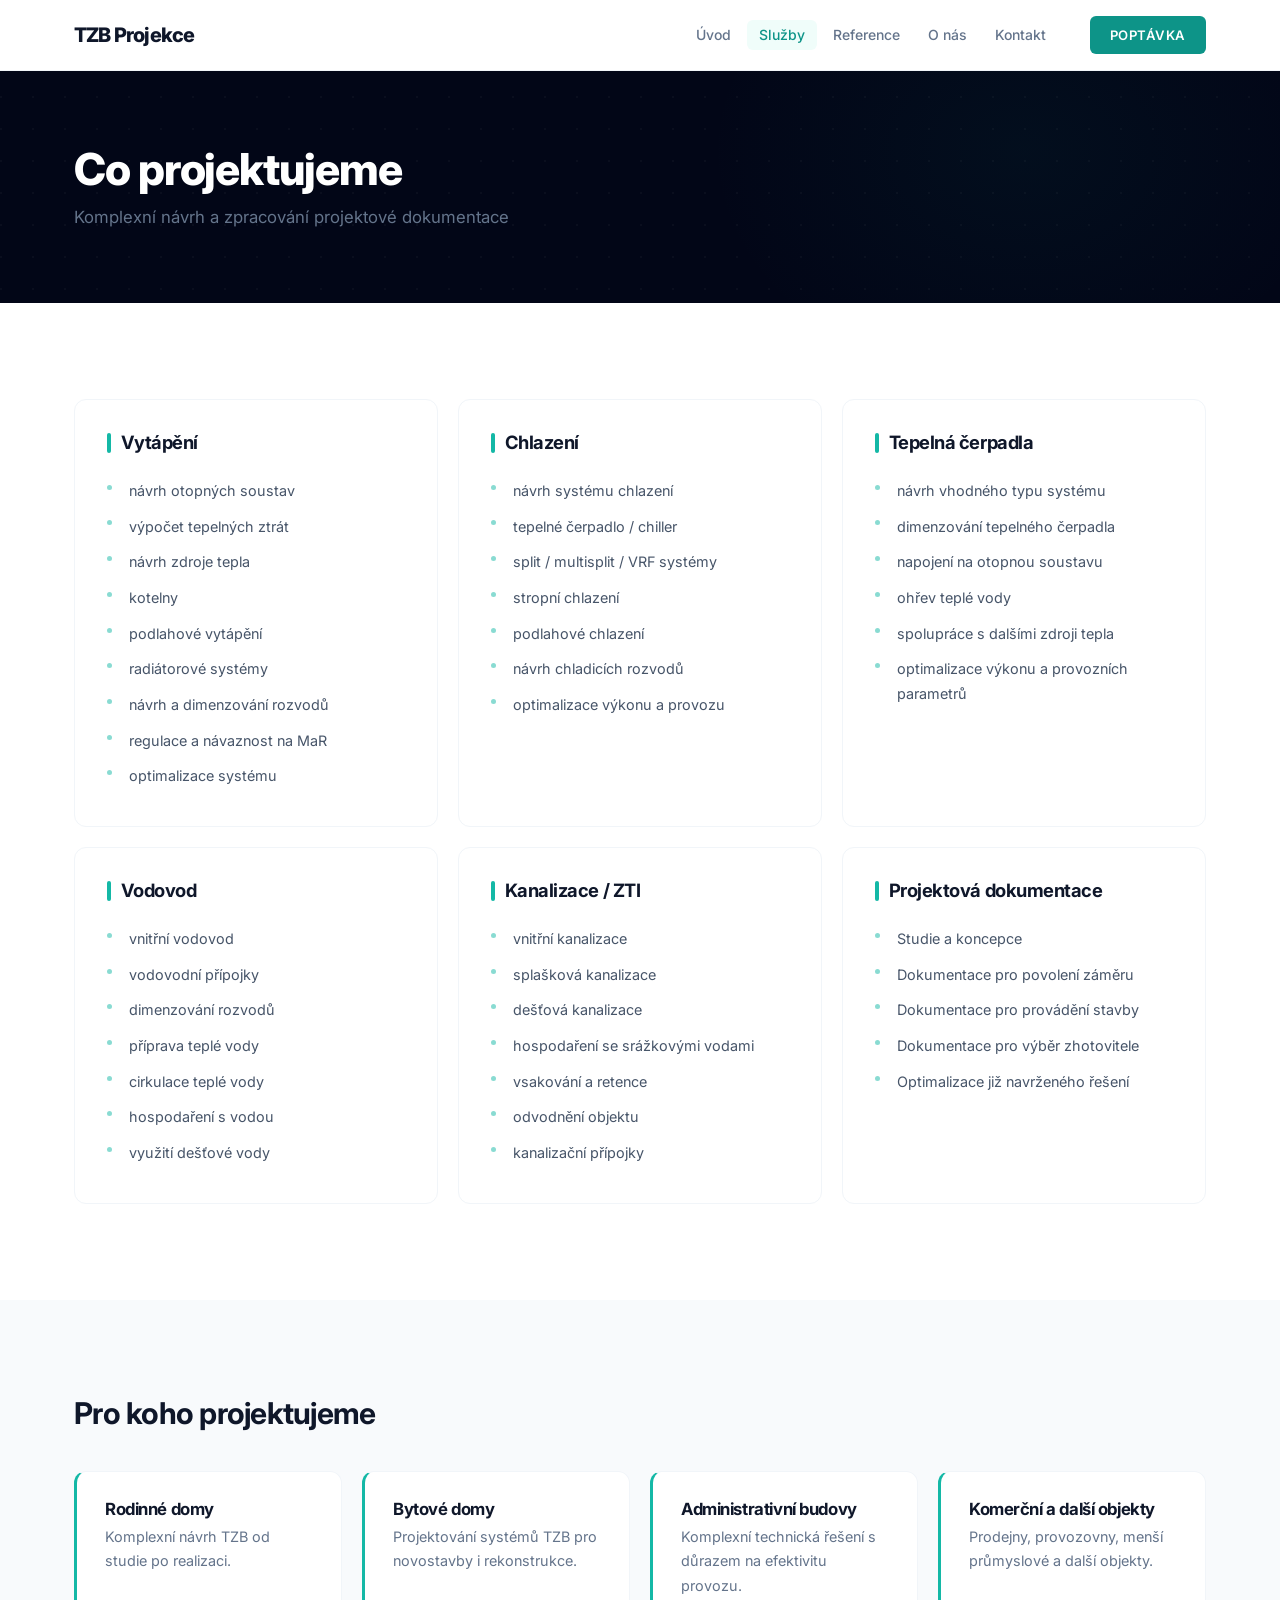
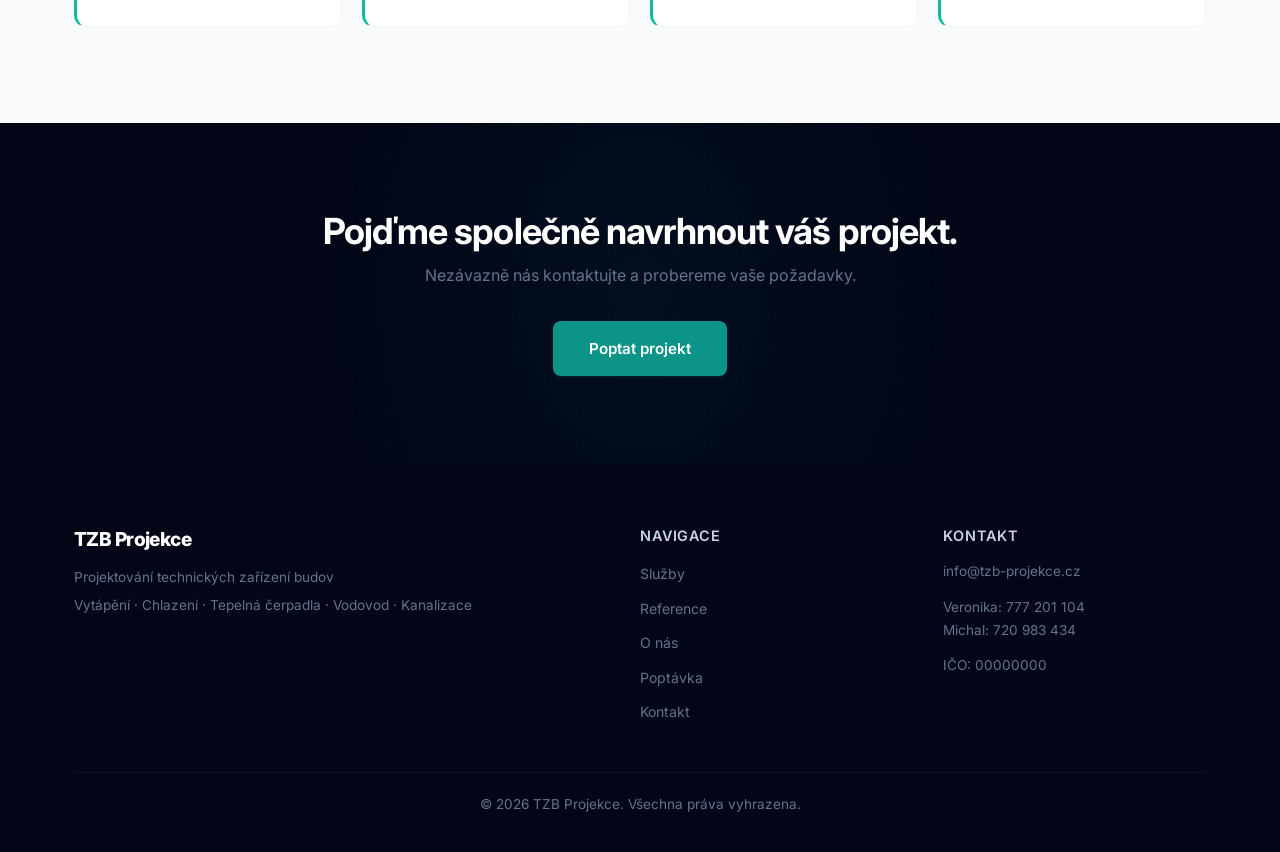
<file: sluzby.html>
﻿<!DOCTYPE html>
<html lang="cs">
<head>
    <meta charset="UTF-8">
    <meta name="viewport" content="width=device-width, initial-scale=1.0">
    <title>Služby — TZB Projekce</title>
    <link rel="stylesheet" href="css/style.css">
</head>
<body>
    <header class="header">
        <div class="container header-inner">
            <a href="uvod.html" class="logo">TZB Projekce</a>
            <button class="mobile-menu-toggle" aria-label="Otevřít menu"><span class="hamburger"></span></button>
            <nav class="main-nav">
                <ul class="nav-list">
                    <li><a href="uvod.html">Úvod</a></li>
                    <li><a href="sluzby.html" class="active">Služby</a></li>
                    <li><a href="reference.html">Reference</a></li>
                    <li><a href="o-nas.html">O nás</a></li>
                    <li><a href="kontakt.html">Kontakt</a></li>
                </ul>
                <a href="poptavka.html" class="btn-cta-nav">POPTÁVKA</a>
            </nav>
        </div>
    </header>
    <main>
        <section class="page-hero">
            <div class="container">
                <h1>Co projektujeme</h1>
                <p class="subtitle">Komplexní návrh a zpracování projektové dokumentace</p>
            </div>
        </section>
        <section class="section">
            <div class="container">
                <div class="services-grid-detail">
                    <div class="service-card-detail" data-animate="fade-up">
                        <h2>Vytápění</h2>
                        <ul>
                            <li>návrh otopných soustav</li>
                            <li>výpočet tepelných ztrát</li>
                            <li>návrh zdroje tepla</li>
                            <li>kotelny</li>
                            <li>podlahové vytápění</li>
                            <li>radiátorové systémy</li>
                            <li>návrh a dimenzování rozvodů</li>
                            <li>regulace a návaznost na MaR</li>
                            <li>optimalizace systému</li>
                        </ul>
                    </div>
                    <div class="service-card-detail" data-animate="fade-up">
                        <h2>Chlazení</h2>
                        <ul>
                            <li>návrh systému chlazení</li>
                            <li>tepelné čerpadlo / chiller</li>
                            <li>split / multisplit / VRF systémy</li>
                            <li>stropní chlazení</li>
                            <li>podlahové chlazení</li>
                            <li>návrh chladicích rozvodů</li>
                            <li>optimalizace výkonu a provozu</li>
                        </ul>
                    </div>
                    <div class="service-card-detail" data-animate="fade-up">
                        <h2>Tepelná čerpadla</h2>
                        <ul>
                            <li>návrh vhodného typu systému</li>
                            <li>dimenzování tepelného čerpadla</li>
                            <li>napojení na otopnou soustavu</li>
                            <li>ohřev teplé vody</li>
                            <li>spolupráce s dalšími zdroji tepla</li>
                            <li>optimalizace výkonu a provozních parametrů</li>
                        </ul>
                    </div>
                    <div class="service-card-detail" data-animate="fade-up">
                        <h2>Vodovod</h2>
                        <ul>
                            <li>vnitřní vodovod</li>
                            <li>vodovodní přípojky</li>
                            <li>dimenzování rozvodů</li>
                            <li>příprava teplé vody</li>
                            <li>cirkulace teplé vody</li>
                            <li>hospodaření s vodou</li>
                            <li>využití dešťové vody</li>
                        </ul>
                    </div>
                    <div class="service-card-detail" data-animate="fade-up">
                        <h2>Kanalizace / ZTI</h2>
                        <ul>
                            <li>vnitřní kanalizace</li>
                            <li>splašková kanalizace</li>
                            <li>dešťová kanalizace</li>
                            <li>hospodaření se srážkovými vodami</li>
                            <li>vsakování a retence</li>
                            <li>odvodnění objektu</li>
                            <li>kanalizační přípojky</li>
                        </ul>
                    </div>
                    <div class="service-card-detail" data-animate="fade-up">
                        <h2>Projektová dokumentace</h2>
                        <ul>
                            <li>Studie a koncepce</li>
                            <li>Dokumentace pro povolení záměru</li>
                            <li>Dokumentace pro provádění stavby</li>
                            <li>Dokumentace pro výběr zhotovitele</li>
                            <li>Optimalizace již navrženého řešení</li>
                        </ul>
                    </div>
                </div>
            </div>
        </section>
        <section class="section bg-light">
            <div class="container">
                <h2 class="section-title" data-animate="fade-up">Pro koho projektujeme</h2>
                <div class="audience-grid" data-animate="fade-up" style="margin-top: 2.5rem;">
                    <div class="audience-card">
                        <h3>Rodinné domy</h3>
                        <p>Komplexní návrh TZB od studie po realizaci.</p>
                    </div>
                    <div class="audience-card">
                        <h3>Bytové domy</h3>
                        <p>Projektování systémů TZB pro novostavby i rekonstrukce.</p>
                    </div>
                    <div class="audience-card">
                        <h3>Administrativní budovy</h3>
                        <p>Komplexní technická řešení s důrazem na efektivitu provozu.</p>
                    </div>
                    <div class="audience-card">
                        <h3>Komerční a další objekty</h3>
                        <p>Prodejny, provozovny, menší průmyslové a další objekty.</p>
                    </div>
                </div>
            </div>
        </section>
        <section class="cta-banner">
            <div class="container text-center" data-animate="fade-up">
                <h2>Pojďme společně navrhnout váš projekt.</h2>
                <p>Nezávazně nás kontaktujte a probereme vaše požadavky.</p>
                <a href="poptavka.html" class="btn btn-primary btn-large">Poptat projekt</a>
            </div>
        </section>
    </main>
    <footer class="footer">
        <div class="container">
            <div class="footer-grid">
                <div class="footer-col">
                    <h3 class="footer-logo">TZB Projekce</h3>
                    <p class="footer-desc">Projektování technických zařízení budov</p>
                    <p class="footer-services">Vytápění · Chlazení · Tepelná čerpadla · Vodovod · Kanalizace</p>
                </div>
                <div class="footer-col">
                    <h4>Navigace</h4>
                    <ul>
                        <li><a href="sluzby.html">Služby</a></li>
                        <li><a href="reference.html">Reference</a></li>
                        <li><a href="o-nas.html">O nás</a></li>
                        <li><a href="poptavka.html">Poptávka</a></li>
                        <li><a href="kontakt.html">Kontakt</a></li>
                    </ul>
                </div>
                <div class="footer-col">
                    <h4>Kontakt</h4>
                    <p>info@tzb-projekce.cz</p>
                    <p>Veronika: 777 201 104<br>Michal: 720 983 434</p>
                    <p>IČO: 00000000</p>
                </div>
            </div>
            <div class="footer-bottom">
                <p>&copy; 2026 TZB Projekce. Všechna práva vyhrazena.</p>
            </div>
        </div>
    </footer>
    <script src="js/main.js"></script>
</body>
</html>
</file>
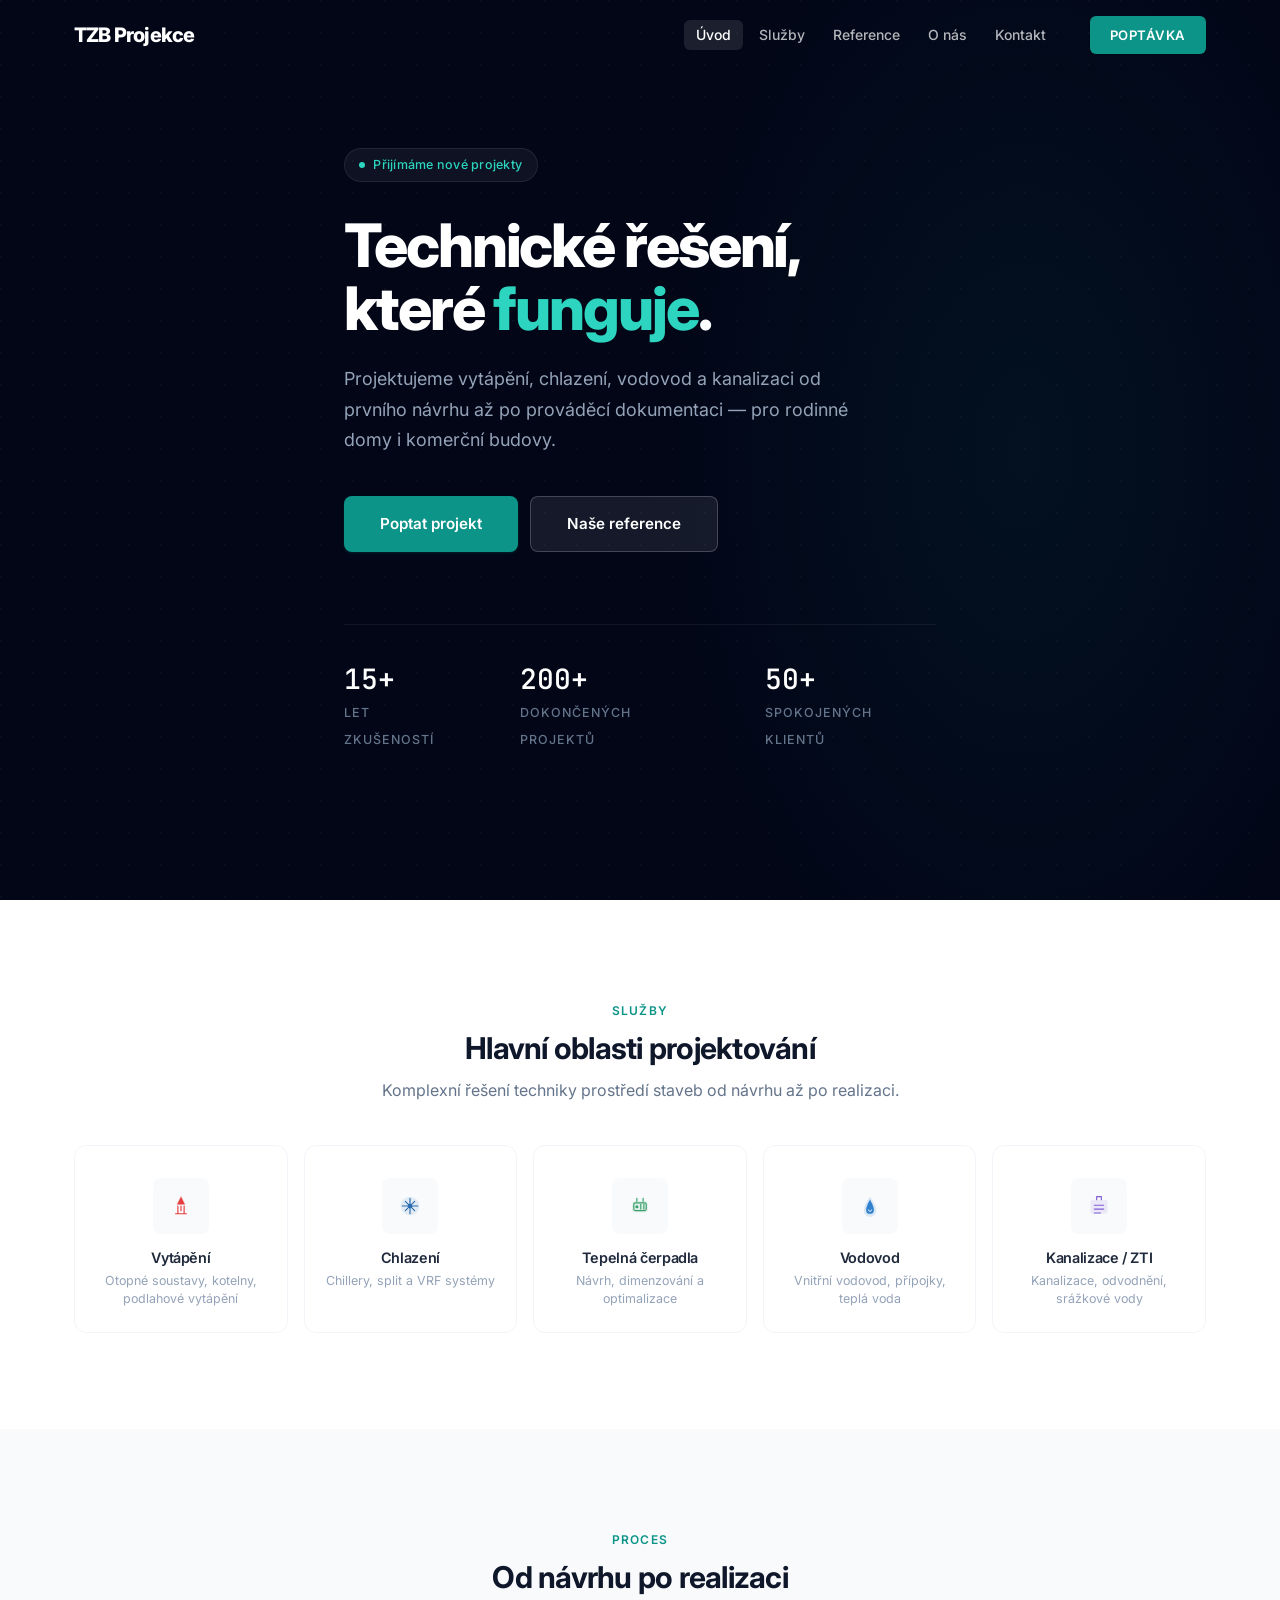
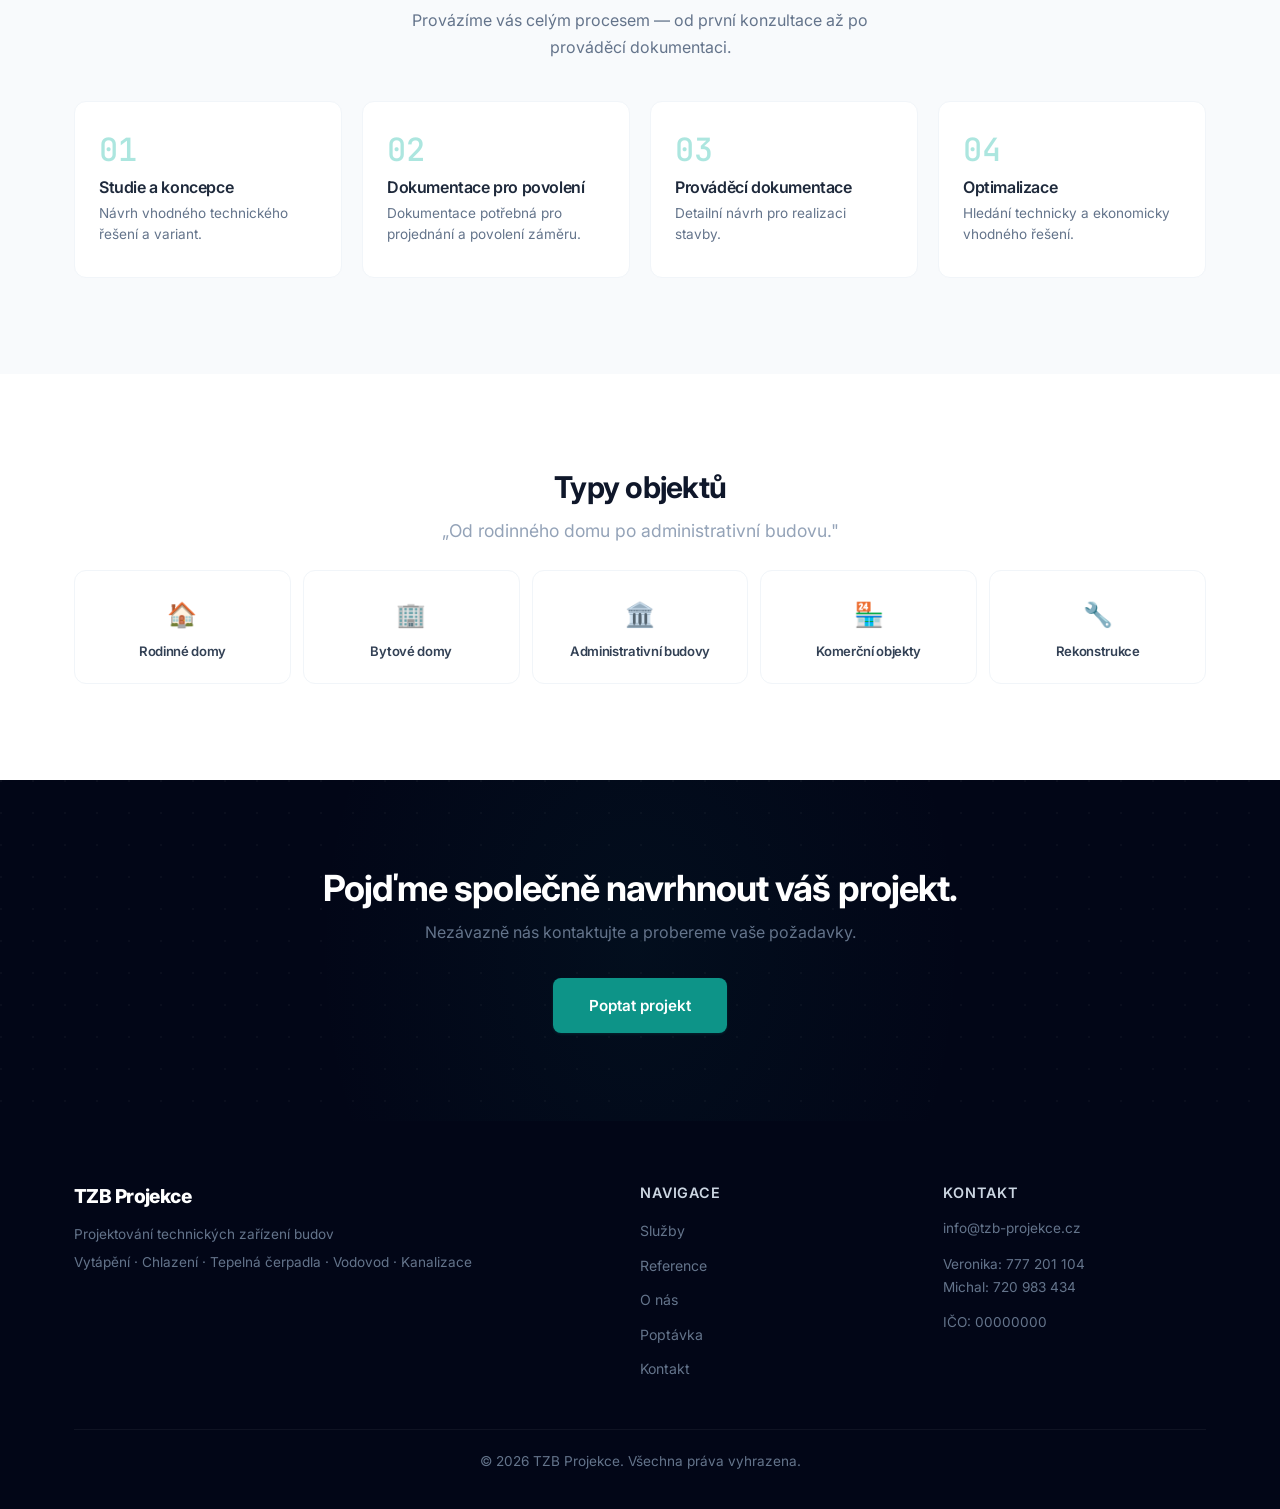
<file: uvod.html>
﻿<!DOCTYPE html>
<html lang="cs">
<head>
    <meta charset="UTF-8">
    <meta name="viewport" content="width=device-width, initial-scale=1.0">
    <title>TZB Projekce — Projektování technických zařízení budov</title>
    <meta name="description" content="Projektujeme vytápění, chlazení, tepelná čerpadla, vodovod a kanalizaci — od prvního návrhu až po prováděcí dokumentaci.">
    <link rel="stylesheet" href="css/style.css">
</head>
<body class="page-home">
    <!-- Header -->
    <header class="header">
        <div class="container header-inner">
            <a href="uvod.html" class="logo">TZB Projekce</a>
            <button class="mobile-menu-toggle" aria-label="Otevřít menu">
                <span class="hamburger"></span>
            </button>
            <nav class="main-nav">
                <ul class="nav-list">
                    <li><a href="uvod.html" class="active">Úvod</a></li>
                    <li><a href="sluzby.html">Služby</a></li>
                    <li><a href="reference.html">Reference</a></li>
                    <li><a href="o-nas.html">O nás</a></li>
                    <li><a href="kontakt.html">Kontakt</a></li>
                </ul>
                <a href="poptavka.html" class="btn-cta-nav">POPTÁVKA</a>
            </nav>
        </div>
    </header>

    <main>
        <!-- Hero -->
        <section class="hero">
            <div class="hero-pattern"></div>
            <div class="container hero-content" data-animate="fade-up">
                <div class="hero-label"><span></span> Přijímáme nové projekty</div>
                <h1 class="hero-title">Technické řešení,<br>které <em>funguje</em>.</h1>
                <p class="hero-subtitle">Projektujeme vytápění, chlazení, vodovod a kanalizaci od prvního návrhu až po prováděcí dokumentaci — pro rodinné domy i komerční budovy.</p>
                <div class="hero-actions">
                    <a href="poptavka.html" class="btn btn-primary btn-large">Poptat projekt</a>
                    <a href="reference.html" class="btn btn-secondary btn-large">Naše reference</a>
                </div>
                <div class="hero-stats">
                    <div class="hero-stat-item">
                        <span class="hero-stat-number">15+</span>
                        <span class="hero-stat-label">Let zkušeností</span>
                    </div>
                    <div class="hero-stat-item">
                        <span class="hero-stat-number">200+</span>
                        <span class="hero-stat-label">Dokončených projektů</span>
                    </div>
                    <div class="hero-stat-item">
                        <span class="hero-stat-number">50+</span>
                        <span class="hero-stat-label">Spokojených klientů</span>
                    </div>
                </div>
            </div>
        </section>

        <!-- Služby -->
        <section class="section">
            <div class="container">
                <div class="text-center" data-animate="fade-up">
                    <span class="section-eyebrow">Služby</span>
                    <h2 class="section-title">Hlavní oblasti projektování</h2>
                    <p class="section-subtitle">Komplexní řešení techniky prostředí staveb od návrhu až po realizaci.</p>
                </div>
                <div class="services-grid" data-animate="fade-up">
                    <div class="service-card">
                        <div class="service-icon">
                            <svg viewBox="0 0 36 36" fill="none"><path d="M18 4L12 16h12L18 4z" fill="#e53e3e" opacity="0.2"/><path d="M18 6l-5 10h10L18 6z" fill="#e53e3e"/><path d="M14 18v10M22 18v10M11 28h14" stroke="#e53e3e" stroke-width="1.5" stroke-linecap="round"/><path d="M18 18v6" stroke="#e53e3e" stroke-width="1.5" stroke-linecap="round"/></svg>
                        </div>
                        <h3 class="service-title">Vytápění</h3>
                        <p class="service-desc">Otopné soustavy, kotelny, podlahové vytápění</p>
                    </div>
                    <div class="service-card">
                        <div class="service-icon">
                            <svg viewBox="0 0 36 36" fill="none"><circle cx="18" cy="18" r="12" fill="#2b6cb0" opacity="0.1"/><path d="M18 8v20M8 18h20M12 12l12 12M24 12L12 24" stroke="#2b6cb0" stroke-width="1.5" stroke-linecap="round"/><circle cx="18" cy="18" r="3" fill="#2b6cb0"/></svg>
                        </div>
                        <h3 class="service-title">Chlazení</h3>
                        <p class="service-desc">Chillery, split a VRF systémy</p>
                    </div>
                    <div class="service-card">
                        <div class="service-icon">
                            <svg viewBox="0 0 36 36" fill="none"><rect x="8" y="12" width="20" height="14" rx="3" fill="#38a169" opacity="0.12"/><rect x="10" y="14" width="16" height="10" rx="2" stroke="#38a169" stroke-width="1.5"/><circle cx="14" cy="19" r="2" fill="#38a169"/><path d="M19 16v6M23 16v6" stroke="#38a169" stroke-width="1.5" stroke-linecap="round"/><path d="M14 12V8M22 12V8" stroke="#38a169" stroke-width="1.5" stroke-linecap="round"/></svg>
                        </div>
                        <h3 class="service-title">Tepelná čerpadla</h3>
                        <p class="service-desc">Návrh, dimenzování a optimalizace</p>
                    </div>
                    <div class="service-card">
                        <div class="service-icon">
                            <svg viewBox="0 0 36 36" fill="none"><path d="M18 6c0 0-8 10-8 18a8 8 0 0016 0c0-8-8-18-8-18z" fill="#3182ce" opacity="0.15"/><path d="M18 10c0 0-5 8-5 13a5 5 0 0010 0c0-5-5-13-5-13z" fill="#3182ce"/><path d="M16 23a2 2 0 004 0" stroke="#fff" stroke-width="1" stroke-linecap="round"/></svg>
                        </div>
                        <h3 class="service-title">Vodovod</h3>
                        <p class="service-desc">Vnitřní vodovod, přípojky, teplá voda</p>
                    </div>
                    <div class="service-card">
                        <div class="service-icon">
                            <svg viewBox="0 0 36 36" fill="none"><rect x="7" y="10" width="22" height="18" rx="3" fill="#805ad5" opacity="0.1"/><path d="M12 17h12M12 22h12M12 27h8" stroke="#805ad5" stroke-width="1.5" stroke-linecap="round"/><path d="M15 10V6h6v4" stroke="#805ad5" stroke-width="1.5" stroke-linecap="round" stroke-linejoin="round"/></svg>
                        </div>
                        <h3 class="service-title">Kanalizace / ZTI</h3>
                        <p class="service-desc">Kanalizace, odvodnění, srážkové vody</p>
                    </div>
                </div>
            </div>
        </section>

        <!-- Proces -->
        <section class="section bg-light">
            <div class="container">
                <div class="text-center" data-animate="fade-up">
                    <span class="section-eyebrow">Proces</span>
                    <h2 class="section-title">Od návrhu po realizaci</h2>
                    <p class="section-subtitle">Provázíme vás celým procesem — od první konzultace až po prováděcí dokumentaci.</p>
                </div>
                <div class="process-grid" data-animate="fade-up">
                    <div class="process-step">
                        <div class="step-number">01</div>
                        <h3 class="step-title">Studie a koncepce</h3>
                        <p class="step-desc">Návrh vhodného technického řešení a variant.</p>
                    </div>
                    <div class="process-step">
                        <div class="step-number">02</div>
                        <h3 class="step-title">Dokumentace pro povolení</h3>
                        <p class="step-desc">Dokumentace potřebná pro projednání a povolení záměru.</p>
                    </div>
                    <div class="process-step">
                        <div class="step-number">03</div>
                        <h3 class="step-title">Prováděcí dokumentace</h3>
                        <p class="step-desc">Detailní návrh pro realizaci stavby.</p>
                    </div>
                    <div class="process-step">
                        <div class="step-number">04</div>
                        <h3 class="step-title">Optimalizace</h3>
                        <p class="step-desc">Hledání technicky a ekonomicky vhodného řešení.</p>
                    </div>
                </div>
            </div>
        </section>

        <!-- Typy objektů -->
        <section class="section">
            <div class="container">
                <div class="text-center" data-animate="fade-up">
                    <h2 class="section-title">Typy objektů</h2>
                    <p class="section-quote">„Od rodinného domu po administrativní budovu."</p>
                </div>
                <div class="buildings-grid" data-animate="fade-up">
                    <div class="building-card">
                        <div class="building-icon">🏠</div>
                        <h3 class="building-title">Rodinné domy</h3>
                    </div>
                    <div class="building-card">
                        <div class="building-icon">🏢</div>
                        <h3 class="building-title">Bytové domy</h3>
                    </div>
                    <div class="building-card">
                        <div class="building-icon">🏛️</div>
                        <h3 class="building-title">Administrativní budovy</h3>
                    </div>
                    <div class="building-card">
                        <div class="building-icon">🏪</div>
                        <h3 class="building-title">Komerční objekty</h3>
                    </div>
                    <div class="building-card">
                        <div class="building-icon">🔧</div>
                        <h3 class="building-title">Rekonstrukce</h3>
                    </div>
                </div>
            </div>
        </section>

        <!-- CTA -->
        <section class="cta-banner">
            <div class="container text-center" data-animate="fade-up">
                <h2>Pojďme společně navrhnout váš projekt.</h2>
                <p>Nezávazně nás kontaktujte a probereme vaše požadavky.</p>
                <a href="poptavka.html" class="btn btn-primary btn-large">Poptat projekt</a>
            </div>
        </section>
    </main>

    <!-- Footer -->
    <footer class="footer">
        <div class="container">
            <div class="footer-grid">
                <div class="footer-col">
                    <h3 class="footer-logo">TZB Projekce</h3>
                    <p class="footer-desc">Projektování technických zařízení budov</p>
                    <p class="footer-services">Vytápění · Chlazení · Tepelná čerpadla · Vodovod · Kanalizace</p>
                </div>
                <div class="footer-col">
                    <h4>Navigace</h4>
                    <ul>
                        <li><a href="sluzby.html">Služby</a></li>
                        <li><a href="reference.html">Reference</a></li>
                        <li><a href="o-nas.html">O nás</a></li>
                        <li><a href="poptavka.html">Poptávka</a></li>
                        <li><a href="kontakt.html">Kontakt</a></li>
                    </ul>
                </div>
                <div class="footer-col">
                    <h4>Kontakt</h4>
                    <p>info@tzb-projekce.cz</p>
                    <p>Veronika: 777 201 104<br>Michal: 720 983 434</p>
                    <p>IČO: 00000000</p>
                </div>
            </div>
            <div class="footer-bottom">
                <p>&copy; 2026 TZB Projekce. Všechna práva vyhrazena.</p>
            </div>
        </div>
    </footer>

    <script src="js/main.js"></script>
</body>
</html>
</file>
<file: css/style.css>
@import url('https://fonts.googleapis.com/css2?family=Inter:wght@300;400;500;600;700;800;900&family=JetBrains+Mono:wght@500&display=swap');

/* ==========================================================================
   Design Tokens
   ========================================================================== */
:root {
  --slate-950: #020617;
  --slate-900: #0f172a;
  --slate-800: #1e293b;
  --slate-700: #334155;
  --slate-600: #475569;
  --slate-500: #64748b;
  --slate-400: #94a3b8;
  --slate-300: #cbd5e1;
  --slate-200: #e2e8f0;
  --slate-100: #f1f5f9;
  --slate-50: #f8fafc;
  --teal-600: #0d9488;
  --teal-500: #14b8a6;
  --teal-400: #2dd4bf;
  --teal-50: #f0fdfa;
  --amber-500: #f59e0b;
  --red-500: #ef4444;
  --white: #ffffff;
  --font: 'Inter', system-ui, sans-serif;
  --mono: 'JetBrains Mono', monospace;
  --shadow-xs: 0 1px 2px rgba(0,0,0,0.05);
  --shadow-sm: 0 1px 3px rgba(0,0,0,0.07), 0 1px 2px rgba(0,0,0,0.04);
  --shadow-md: 0 4px 6px -1px rgba(0,0,0,0.06), 0 2px 4px -2px rgba(0,0,0,0.04);
  --shadow-lg: 0 10px 15px -3px rgba(0,0,0,0.06), 0 4px 6px -4px rgba(0,0,0,0.03);
  --shadow-xl: 0 20px 25px -5px rgba(0,0,0,0.07), 0 8px 10px -6px rgba(0,0,0,0.03);
  --radius: 12px;
  --radius-sm: 8px;
  --radius-xs: 6px;
  --ease: cubic-bezier(0.4, 0, 0.2, 1);
}

/* ==========================================================================
   Reset
   ========================================================================== */
*, *::before, *::after { box-sizing: border-box; margin: 0; padding: 0; }
html { scroll-behavior: smooth; }
body {
  font-family: var(--font);
  color: var(--slate-700);
  background: var(--white);
  line-height: 1.7;
  overflow-x: hidden;
  -webkit-font-smoothing: antialiased;
}
a { text-decoration: none; color: var(--teal-600); transition: color 0.2s var(--ease); }
a:hover { color: var(--teal-500); }
ul { list-style: none; }
img { max-width: 100%; display: block; }
h1, h2, h3, h4 {
  color: var(--slate-900);
  line-height: 1.15;
  margin-bottom: 0.75rem;
  font-weight: 700;
  letter-spacing: -0.025em;
}
h1 { font-size: 3rem; font-weight: 800; }
h2 { font-size: 1.875rem; }
h3 { font-size: 1.25rem; }
p { margin-bottom: 0.75rem; }
.text-center { text-align: center; }

/* ==========================================================================
   Layout
   ========================================================================== */
.container { max-width: 1180px; margin: 0 auto; padding: 0 1.5rem; }
.section { padding: 6rem 0; }
.bg-light { background: var(--slate-50); }

/* ==========================================================================
   Header
   ========================================================================== */
.header {
  position: fixed;
  top: 0; width: 100%;
  padding: 1rem 0;
  z-index: 1000;
  transition: all 0.35s var(--ease);
}
body.page-home .header { background: transparent; }
body:not(.page-home) .header {
  background: var(--white);
  border-bottom: 1px solid var(--slate-100);
}
.header.scrolled {
  background: rgba(255,255,255,0.92);
  backdrop-filter: blur(16px);
  -webkit-backdrop-filter: blur(16px);
  border-bottom: 1px solid var(--slate-100);
  padding: 0.6rem 0;
}
.header-inner {
  display: flex;
  justify-content: space-between;
  align-items: center;
}
.logo {
  font-size: 1.25rem;
  font-weight: 800;
  letter-spacing: -0.04em;
  z-index: 1001;
}
body.page-home .logo { color: var(--white); }
body:not(.page-home) .logo { color: var(--slate-900); }
.header.scrolled .logo { color: var(--slate-900); }

.main-nav { display: flex; align-items: center; gap: 2rem; }
.nav-list { display: flex; align-items: center; gap: 0.25rem; }
.nav-list a {
  font-weight: 500;
  font-size: 0.875rem;
  padding: 0.4rem 0.75rem;
  border-radius: var(--radius-xs);
  transition: all 0.2s var(--ease);
}
body.page-home .nav-list a { color: rgba(255,255,255,0.7); }
body.page-home .nav-list a:hover,
body.page-home .nav-list a.active { color: #fff; background: rgba(255,255,255,0.1); }
body:not(.page-home) .nav-list a { color: var(--slate-500); }
body:not(.page-home) .nav-list a:hover { color: var(--slate-900); background: var(--slate-50); }
body:not(.page-home) .nav-list a.active { color: var(--teal-600); background: var(--teal-50); }
.header.scrolled .nav-list a { color: var(--slate-500); }
.header.scrolled .nav-list a:hover { color: var(--slate-900); background: var(--slate-50); }
.header.scrolled .nav-list a.active { color: var(--teal-600); background: var(--teal-50); }

.btn-cta-nav {
  background: var(--teal-600);
  color: #fff !important;
  padding: 0.5rem 1.25rem;
  border-radius: var(--radius-xs);
  font-weight: 600;
  font-size: 0.82rem;
  letter-spacing: 0.04em;
  transition: all 0.2s var(--ease);
}
.btn-cta-nav:hover {
  background: var(--teal-500);
  color: #fff !important;
  transform: translateY(-1px);
  box-shadow: 0 4px 12px rgba(13, 148, 136, 0.3);
}

/* Mobile */
.mobile-menu-toggle {
  display: none;
  background: none; border: none;
  cursor: pointer; padding: 0.5rem;
  z-index: 1001;
}
.hamburger {
  display: block; width: 20px; height: 2px;
  background: var(--slate-900); position: relative;
  border-radius: 1px; transition: all 0.3s;
}
body.page-home .hamburger,
body.page-home .hamburger::before,
body.page-home .hamburger::after { background: #fff; }
.header.scrolled .hamburger,
.header.scrolled .hamburger::before,
.header.scrolled .hamburger::after { background: var(--slate-900); }
.hamburger::before, .hamburger::after {
  content: ''; display: block;
  width: 20px; height: 2px;
  background: var(--slate-900);
  position: absolute; border-radius: 1px;
  transition: all 0.3s;
}
.hamburger::before { top: -6px; }
.hamburger::after { top: 6px; }

@media (max-width: 768px) {
  .mobile-menu-toggle { display: block; }
  .main-nav {
    position: fixed; top: 0; right: -100%;
    width: 100%; height: 100vh;
    background: var(--white);
    flex-direction: column;
    justify-content: center; align-items: center;
    gap: 0.5rem;
    transition: right 0.4s var(--ease);
    z-index: 1000;
  }
  .main-nav.active { right: 0; }
  .nav-list { flex-direction: column; gap: 0.25rem; }
  .nav-list a { color: var(--slate-700) !important; font-size: 1.1rem; padding: 0.75rem 1.5rem; }
  .nav-list a:hover { background: var(--slate-50) !important; }
}

/* ==========================================================================
   Buttons
   ========================================================================== */
.btn {
  display: inline-flex; align-items: center; justify-content: center;
  padding: 0.75rem 1.75rem;
  font-weight: 600; font-size: 0.9rem;
  border-radius: var(--radius-sm);
  border: none; cursor: pointer;
  font-family: var(--font);
  transition: all 0.25s var(--ease);
  gap: 0.5rem;
}
.btn-primary {
  background: var(--teal-600); color: #fff;
  box-shadow: 0 1px 3px rgba(13, 148, 136, 0.2);
}
.btn-primary:hover {
  background: var(--teal-500); color: #fff;
  transform: translateY(-2px);
  box-shadow: 0 6px 20px rgba(13, 148, 136, 0.25);
}
.btn-secondary {
  background: rgba(255,255,255,0.08); color: #fff;
  border: 1px solid rgba(255,255,255,0.2);
}
.btn-secondary:hover {
  background: rgba(255,255,255,0.15);
  border-color: rgba(255,255,255,0.35);
}
.btn-outline {
  background: transparent; color: var(--teal-600);
  border: 1.5px solid var(--slate-200);
}
.btn-outline:hover {
  border-color: var(--teal-600); background: var(--teal-50);
}
.btn-large { padding: 0.9rem 2.25rem; font-size: 0.95rem; }

/* ==========================================================================
   Hero
   ========================================================================== */
.hero {
  min-height: 100vh;
  display: flex; align-items: center;
  position: relative;
  background: var(--slate-950);
  overflow: hidden;
}
.hero-pattern {
  position: absolute; inset: 0;
  background-image:
    radial-gradient(circle at 1px 1px, rgba(255,255,255,0.03) 1px, transparent 0);
  background-size: 32px 32px;
}
.hero::after {
  content: '';
  position: absolute;
  right: -10%; top: -20%;
  width: 60vw; height: 140%;
  background: radial-gradient(ellipse, rgba(13, 148, 136, 0.08) 0%, transparent 70%);
  z-index: 1;
}
.hero-content {
  position: relative; z-index: 10;
  max-width: 640px;
}
.hero-label {
  display: inline-flex; align-items: center; gap: 0.5rem;
  background: rgba(255,255,255,0.05);
  border: 1px solid rgba(255,255,255,0.08);
  padding: 0.35rem 0.9rem;
  border-radius: 50px;
  font-size: 0.78rem; font-weight: 500;
  color: var(--teal-400);
  margin-bottom: 2rem;
  letter-spacing: 0.02em;
}
.hero-label span {
  width: 6px; height: 6px;
  background: var(--teal-400);
  border-radius: 50%;
  animation: pulse 2s ease-in-out infinite;
}
@keyframes pulse {
  0%, 100% { opacity: 1; transform: scale(1); }
  50% { opacity: 0.4; transform: scale(0.8); }
}
.hero-title {
  color: var(--white);
  font-size: 3.75rem; font-weight: 800;
  line-height: 1.05; margin-bottom: 1.5rem;
  letter-spacing: -0.035em;
}
.hero-title em {
  font-style: normal;
  color: var(--teal-400);
}
.hero-subtitle {
  color: var(--slate-400);
  font-size: 1.125rem;
  margin-bottom: 2.5rem;
  line-height: 1.7;
  max-width: 520px;
}
.hero-actions { display: flex; gap: 0.75rem; flex-wrap: wrap; }
.hero-stats {
  display: flex; gap: 3.5rem;
  margin-top: 4.5rem;
  padding-top: 2.5rem;
  border-top: 1px solid rgba(255,255,255,0.06);
}
.hero-stat-number {
  display: block;
  font-family: var(--mono);
  font-size: 1.75rem; font-weight: 500;
  color: var(--white);
  line-height: 1; margin-bottom: 0.3rem;
}
.hero-stat-label {
  font-size: 0.78rem;
  color: var(--slate-500);
  font-weight: 500;
  text-transform: uppercase;
  letter-spacing: 0.08em;
}

@media (max-width: 768px) {
  .hero { min-height: 90vh; padding: 7rem 0 4rem; }
  .hero-title { font-size: 2.5rem; }
  .hero-subtitle { font-size: 1rem; }
  .hero-stats { gap: 2rem; flex-wrap: wrap; }
}

/* ==========================================================================
   Page Hero — inner pages
   ========================================================================== */
.page-hero {
  background: var(--slate-950);
  padding: 9rem 0 4.5rem;
  text-align: left;
  position: relative;
  overflow: hidden;
}
.page-hero::before {
  content: '';
  position: absolute; inset: 0;
  background-image:
    radial-gradient(circle at 1px 1px, rgba(255,255,255,0.03) 1px, transparent 0);
  background-size: 32px 32px;
}
.page-hero::after {
  content: '';
  position: absolute;
  right: -5%; top: -30%;
  width: 50vw; height: 160%;
  background: radial-gradient(ellipse, rgba(13, 148, 136, 0.06) 0%, transparent 70%);
}
.page-hero h1 {
  color: var(--white);
  font-size: 2.75rem;
  margin-bottom: 0.5rem;
  position: relative;
}
.page-hero .subtitle {
  color: var(--slate-500);
  font-size: 1.05rem;
  margin-bottom: 0;
  position: relative;
}

/* ==========================================================================
   Section Titles
   ========================================================================== */
.section-title {
  font-size: 1.875rem;
  margin-bottom: 0.75rem;
  letter-spacing: -0.025em;
}
.section-subtitle {
  color: var(--slate-500);
  font-size: 1rem;
  max-width: 520px;
  line-height: 1.7;
  margin-bottom: 2.5rem;
}
.text-center .section-subtitle {
  margin-left: auto; margin-right: auto;
}
.section-eyebrow {
  display: inline-block;
  font-size: 0.75rem;
  font-weight: 600;
  text-transform: uppercase;
  letter-spacing: 0.1em;
  color: var(--teal-600);
  margin-bottom: 0.6rem;
}
.section-quote {
  font-size: 1.1rem;
  color: var(--slate-400);
  margin-bottom: 1.5rem;
}

/* ==========================================================================
   Service Cards — Homepage
   ========================================================================== */
.services-grid {
  display: grid;
  grid-template-columns: repeat(5, 1fr);
  gap: 1rem;
}
.service-card {
  background: var(--white);
  border-radius: var(--radius);
  padding: 2rem 1.25rem 1.5rem;
  text-align: center;
  border: 1px solid var(--slate-100);
  transition: all 0.3s var(--ease);
  position: relative;
}
.service-card:hover {
  transform: translateY(-4px);
  box-shadow: var(--shadow-xl);
  border-color: var(--slate-200);
}
.service-icon {
  width: 56px; height: 56px;
  margin: 0 auto 1rem;
  background: var(--slate-50);
  border-radius: var(--radius-sm);
  display: flex; align-items: center; justify-content: center;
  transition: all 0.3s var(--ease);
}
.service-card:hover .service-icon { background: var(--teal-50); }
.service-icon svg { width: 28px; height: 28px; }
.service-title {
  font-size: 0.9rem; font-weight: 600;
  margin-bottom: 0.35rem; color: var(--slate-800);
}
.service-desc {
  font-size: 0.78rem; color: var(--slate-400);
  margin-bottom: 0; line-height: 1.45;
}

@media (max-width: 900px) { .services-grid { grid-template-columns: repeat(3, 1fr); } }
@media (max-width: 560px) { .services-grid { grid-template-columns: repeat(2, 1fr); } }

/* ==========================================================================
   Service Detail — Services page
   ========================================================================== */
.services-grid-detail {
  display: grid;
  grid-template-columns: repeat(auto-fit, minmax(340px, 1fr));
  gap: 1.25rem;
}
.service-card-detail {
  background: var(--white);
  border-radius: var(--radius);
  padding: 2rem;
  border: 1px solid var(--slate-100);
  transition: all 0.3s var(--ease);
}
.service-card-detail:hover {
  box-shadow: var(--shadow-lg);
  border-color: var(--slate-200);
}
.service-card-detail h2 {
  font-size: 1.15rem;
  margin-bottom: 1.25rem;
  display: flex; align-items: center; gap: 0.6rem;
}
.service-card-detail h2::before {
  content: '';
  width: 4px; height: 20px;
  background: var(--teal-500);
  border-radius: 2px;
  flex-shrink: 0;
}
.service-card-detail ul { padding: 0; }
.service-card-detail li {
  padding: 0.35rem 0 0.35rem 1.4rem;
  position: relative;
  color: var(--slate-600);
  font-size: 0.9rem;
}
.service-card-detail li::before {
  content: '';
  position: absolute;
  left: 0; top: 0.72rem;
  width: 5px; height: 5px;
  border-radius: 50%;
  background: var(--teal-500);
  opacity: 0.5;
}

/* ==========================================================================
   Process Steps
   ========================================================================== */
.process-grid {
  display: grid;
  grid-template-columns: repeat(4, 1fr);
  gap: 1.25rem;
}
.process-step {
  padding: 2rem 1.5rem;
  background: var(--white);
  border-radius: var(--radius);
  border: 1px solid var(--slate-100);
  transition: all 0.3s var(--ease);
}
.process-step:hover {
  box-shadow: var(--shadow-lg);
  border-color: var(--slate-200);
}
.step-number {
  font-family: var(--mono);
  font-size: 2rem; font-weight: 500;
  color: var(--teal-500);
  opacity: 0.35;
  line-height: 1; margin-bottom: 0.75rem;
}
.step-title {
  font-size: 1rem; font-weight: 600;
  margin-bottom: 0.4rem; color: var(--slate-800);
}
.step-desc {
  color: var(--slate-500); font-size: 0.85rem;
  margin-bottom: 0; line-height: 1.55;
}
@media (max-width: 900px) { .process-grid { grid-template-columns: repeat(2, 1fr); } }
@media (max-width: 480px) { .process-grid { grid-template-columns: 1fr; } }

/* ==========================================================================
   Building Types
   ========================================================================== */
.buildings-grid {
  display: grid;
  grid-template-columns: repeat(5, 1fr);
  gap: 0.75rem;
  margin-top: 1.5rem;
}
.building-card {
  background: var(--white);
  border: 1px solid var(--slate-100);
  border-radius: var(--radius);
  padding: 1.5rem 0.75rem;
  text-align: center;
  transition: all 0.25s var(--ease);
}
.building-card:hover {
  border-color: var(--teal-500);
  background: var(--teal-50);
}
.building-icon { font-size: 1.5rem; margin-bottom: 0.5rem; }
.building-title {
  font-size: 0.82rem; font-weight: 600;
  margin: 0; color: var(--slate-700);
}
@media (max-width: 768px) { .buildings-grid { grid-template-columns: repeat(3, 1fr); } }
@media (max-width: 480px) { .buildings-grid { grid-template-columns: repeat(2, 1fr); } }

/* ==========================================================================
   Audience Cards
   ========================================================================== */
.audience-grid {
  display: grid;
  grid-template-columns: repeat(auto-fit, minmax(260px, 1fr));
  gap: 1.25rem;
}
.audience-card {
  background: var(--white);
  padding: 1.75rem;
  border-radius: var(--radius);
  border: 1px solid var(--slate-100);
  border-left: 3px solid var(--teal-500);
  transition: all 0.25s var(--ease);
}
.audience-card:hover { box-shadow: var(--shadow-lg); }
.audience-card h3 { margin-bottom: 0.35rem; font-size: 1.05rem; }
.audience-card p { color: var(--slate-500); margin-bottom: 0; font-size: 0.9rem; }

/* ==========================================================================
   CTA Banner
   ========================================================================== */
.cta-banner {
  background: var(--slate-950);
  padding: 5.5rem 0;
  text-align: center;
  position: relative;
  overflow: hidden;
}
.cta-banner::before {
  content: '';
  position: absolute; inset: 0;
  background-image:
    radial-gradient(circle at 1px 1px, rgba(255,255,255,0.03) 1px, transparent 0);
  background-size: 32px 32px;
}
.cta-banner::after {
  content: '';
  position: absolute;
  left: 50%; top: 50%;
  transform: translate(-50%, -50%);
  width: 60vw; height: 300%;
  background: radial-gradient(ellipse, rgba(13, 148, 136, 0.06) 0%, transparent 60%);
}
.cta-banner .container { position: relative; z-index: 1; }
.cta-banner h2 {
  color: var(--white);
  font-size: 2.25rem;
  margin-bottom: 0.6rem;
  letter-spacing: -0.025em;
}
.cta-banner p {
  color: var(--slate-500);
  font-size: 1rem;
  margin-bottom: 2rem;
}

/* ==========================================================================
   Reference Cards
   ========================================================================== */
.filter-controls {
  display: flex; justify-content: center;
  flex-wrap: wrap; gap: 0.4rem;
  margin-bottom: 2.5rem;
}
.filter-btn {
  background: var(--white);
  border: 1px solid var(--slate-200);
  padding: 0.45rem 1.1rem;
  border-radius: 50px;
  cursor: pointer;
  font-family: var(--font);
  font-size: 0.82rem; font-weight: 500;
  transition: all 0.2s var(--ease);
  color: var(--slate-500);
}
.filter-btn:hover { border-color: var(--teal-500); color: var(--teal-600); }
.filter-btn.active {
  background: var(--slate-900); color: #fff;
  border-color: var(--slate-900);
}
.reference-grid {
  display: grid;
  grid-template-columns: repeat(auto-fill, minmax(360px, 1fr));
  gap: 1.25rem;
}
.reference-card {
  background: var(--white);
  border-radius: var(--radius);
  overflow: hidden;
  border: 1px solid var(--slate-100);
  transition: all 0.3s var(--ease);
}
.reference-card:hover {
  transform: translateY(-4px);
  box-shadow: var(--shadow-xl);
  border-color: var(--slate-200);
}
.card-img-placeholder { height: 180px; position: relative; }
.card-img-placeholder::after {
  content: '';
  position: absolute; inset: 0;
  background: repeating-linear-gradient(
    45deg,
    transparent,
    transparent 10px,
    rgba(255,255,255,0.03) 10px,
    rgba(255,255,255,0.03) 20px
  );
}
.card-content { padding: 1.5rem; }
.card-content h3 { font-size: 1.1rem; margin-bottom: 0.5rem; }
.card-content .meta { font-size: 0.82rem; color: var(--slate-400); margin-bottom: 0.25rem; }
.card-content .scope {
  display: inline-block;
  font-family: var(--mono);
  font-size: 0.72rem;
  color: var(--teal-600);
  background: var(--teal-50);
  padding: 0.2rem 0.6rem;
  border-radius: 4px;
  margin-bottom: 0.5rem;
}
.card-content .doc-level { font-size: 0.8rem; color: var(--slate-400); margin-bottom: 0.5rem; }
.card-content .desc { font-size: 0.88rem; color: var(--slate-600); margin-bottom: 0; line-height: 1.55; }

@media (max-width: 780px) { .reference-grid { grid-template-columns: 1fr; } }

/* ==========================================================================
   Team
   ========================================================================== */
.team-grid {
  display: grid;
  grid-template-columns: repeat(auto-fit, minmax(250px, 1fr));
  gap: 1.25rem;
}
.team-card {
  background: var(--white);
  border-radius: var(--radius);
  padding: 2rem 1.5rem;
  text-align: center;
  border: 1px solid var(--slate-100);
  transition: all 0.3s var(--ease);
}
.team-card:hover { box-shadow: var(--shadow-lg); border-color: var(--slate-200); }
.avatar {
  width: 72px; height: 72px;
  border-radius: var(--radius-sm);
  margin: 0 auto 1.25rem;
  display: flex; align-items: center; justify-content: center;
  font-size: 1.1rem; font-weight: 700; color: #fff;
}
.team-info h3 { margin-bottom: 0.15rem; font-size: 1.05rem; }
.team-info .position {
  color: var(--teal-600); font-weight: 500;
  font-size: 0.82rem; margin-bottom: 0.75rem;
}
.team-info .description {
  color: var(--slate-500); font-size: 0.85rem;
  margin-bottom: 0; line-height: 1.55;
}

/* ==========================================================================
   Stats
   ========================================================================== */
.stats-grid {
  display: grid;
  grid-template-columns: repeat(3, 1fr);
  gap: 1.5rem; text-align: center;
}
.stat-number {
  display: block;
  font-family: var(--mono);
  font-size: 2.75rem; font-weight: 500;
  color: var(--slate-900);
  line-height: 1; margin-bottom: 0.35rem;
}
.stat-text {
  display: block;
  color: var(--slate-400);
  font-size: 0.88rem; font-weight: 500;
  text-transform: uppercase;
  letter-spacing: 0.06em;
}
@media (max-width: 560px) { .stats-grid { grid-template-columns: 1fr; } }

/* ==========================================================================
   Values
   ========================================================================== */
.values-grid {
  display: grid;
  grid-template-columns: repeat(auto-fit, minmax(260px, 1fr));
  gap: 1.25rem;
}
.value-card {
  background: var(--white);
  border-radius: var(--radius);
  padding: 1.75rem;
  border: 1px solid var(--slate-100);
  transition: all 0.3s var(--ease);
}
.value-card:hover { box-shadow: var(--shadow-lg); border-color: var(--slate-200); }
.value-card h3 {
  margin-bottom: 0.5rem; font-size: 1.05rem;
  display: flex; align-items: center; gap: 0.5rem;
}
.value-card h3::before {
  content: '';
  width: 8px; height: 8px;
  background: var(--teal-500);
  border-radius: 2px;
  flex-shrink: 0;
}
.value-card p { color: var(--slate-500); margin-bottom: 0; font-size: 0.9rem; }

/* ==========================================================================
   Forms
   ========================================================================== */
.form-wrapper {
  max-width: 720px; margin: 0 auto;
  background: var(--white);
  padding: 2.5rem;
  border-radius: var(--radius);
  border: 1px solid var(--slate-100);
  box-shadow: var(--shadow-sm);
}
.form-row {
  display: grid;
  grid-template-columns: 1fr 1fr;
  gap: 1rem;
}
@media (max-width: 560px) { .form-row { grid-template-columns: 1fr; } }
.form-group { margin-bottom: 1.25rem; }
.form-label {
  display: block;
  margin-bottom: 0.35rem;
  font-weight: 500;
  font-size: 0.85rem;
  color: var(--slate-700);
}
.form-control {
  width: 100%;
  padding: 0.65rem 0.85rem;
  border: 1.5px solid var(--slate-200);
  border-radius: var(--radius-xs);
  font-family: var(--font);
  font-size: 0.9rem;
  transition: all 0.2s var(--ease);
  background: var(--white);
  color: var(--slate-800);
}
.form-control::placeholder { color: var(--slate-300); }
.form-control:focus {
  outline: none;
  border-color: var(--teal-500);
  box-shadow: 0 0 0 3px rgba(13, 148, 136, 0.08);
}
textarea.form-control { resize: vertical; min-height: 110px; }
input[type="file"].form-control { padding: 0.5rem 0.7rem; }
.form-hint {
  display: block; font-size: 0.75rem;
  color: var(--slate-400); margin-top: 0.3rem;
}
.checkbox-group {
  display: flex; flex-wrap: wrap;
  gap: 0.6rem 1.25rem; margin-top: 0.4rem;
}
.checkbox-group label {
  font-weight: 400; display: flex;
  align-items: center; gap: 0.4rem;
  cursor: pointer; font-size: 0.88rem;
  color: var(--slate-600);
}
.checkbox-group input[type="checkbox"] { width: auto; accent-color: var(--teal-600); }
.form-control.invalid { border-color: var(--red-500); }
.form-note {
  margin-top: 2rem; text-align: center;
  color: var(--slate-400); font-size: 0.9rem;
  padding: 1rem 1.5rem;
  background: var(--slate-50);
  border-radius: var(--radius-sm);
  border: 1px dashed var(--slate-200);
}

/* ==========================================================================
   Contact
   ========================================================================== */
.contact-layout {
  display: grid;
  grid-template-columns: 1fr 1.2fr;
  gap: 2rem; margin-bottom: 2.5rem;
}
@media (max-width: 768px) { .contact-layout { grid-template-columns: 1fr; } }
.contact-info-box {
  background: var(--slate-50);
  padding: 2rem;
  border-radius: var(--radius);
  border: 1px solid var(--slate-100);
}
.contact-info-box h2 { font-size: 1.15rem; margin-bottom: 1.5rem; }
.contact-item {
  display: flex; align-items: flex-start;
  gap: 0.85rem; margin-bottom: 1.5rem;
}
.contact-item:last-child { margin-bottom: 0; }
.contact-item svg { flex-shrink: 0; margin-top: 2px; }
.contact-item strong {
  display: block; font-size: 0.72rem;
  color: var(--slate-400); text-transform: uppercase;
  letter-spacing: 0.08em; font-weight: 600;
  margin-bottom: 0.1rem;
}
.contact-item a, .contact-item span { font-size: 0.92rem; color: var(--slate-700); font-weight: 500; }
.contact-item a:hover { color: var(--teal-600); }
.contact-form-box {
  background: var(--white);
  padding: 2rem;
  border-radius: var(--radius);
  border: 1px solid var(--slate-100);
  box-shadow: var(--shadow-sm);
}
.contact-form-box h2 { font-size: 1.15rem; margin-bottom: 1.25rem; }
.map-section {
  margin-top: 0.5rem;
  border-radius: var(--radius);
  overflow: hidden;
  border: 1px solid var(--slate-100);
}

/* ==========================================================================
   Footer
   ========================================================================== */
.footer {
  background: var(--slate-950);
  color: var(--slate-500);
  padding: 4rem 0 1.5rem;
}
.footer h3, .footer h4 {
  color: var(--slate-300);
  margin-bottom: 1rem;
  font-size: 0.9rem; font-weight: 600;
  text-transform: uppercase;
  letter-spacing: 0.06em;
}
.footer-logo {
  font-size: 1.2rem !important; font-weight: 800 !important;
  letter-spacing: -0.03em !important;
  text-transform: none !important;
  color: var(--white) !important;
}
.footer-desc { font-size: 0.85rem; color: var(--slate-500); margin-bottom: 0.3rem; }
.footer-services { font-size: 0.8rem; color: var(--slate-600); }
.footer a { color: var(--slate-500); font-size: 0.88rem; }
.footer a:hover { color: var(--slate-300); }
.footer ul { padding: 0; }
.footer li { margin-bottom: 0.45rem; }
.footer p { color: var(--slate-500); font-size: 0.85rem; }
.footer-grid {
  display: grid;
  grid-template-columns: 2fr 1fr 1fr;
  gap: 2.5rem;
}
@media (max-width: 768px) { .footer-grid { grid-template-columns: 1fr; } }
.footer-bottom {
  margin-top: 2.5rem; padding-top: 1.25rem;
  border-top: 1px solid rgba(255,255,255,0.05);
  text-align: center; font-size: 0.78rem;
  color: var(--slate-600);
}

/* ==========================================================================
   Animations
   ========================================================================== */
[data-animate] {
  opacity: 0;
  transform: translateY(20px);
  transition: opacity 0.7s var(--ease), transform 0.7s var(--ease);
}
[data-animate].visible {
  opacity: 1;
  transform: translateY(0);
}
</file>
